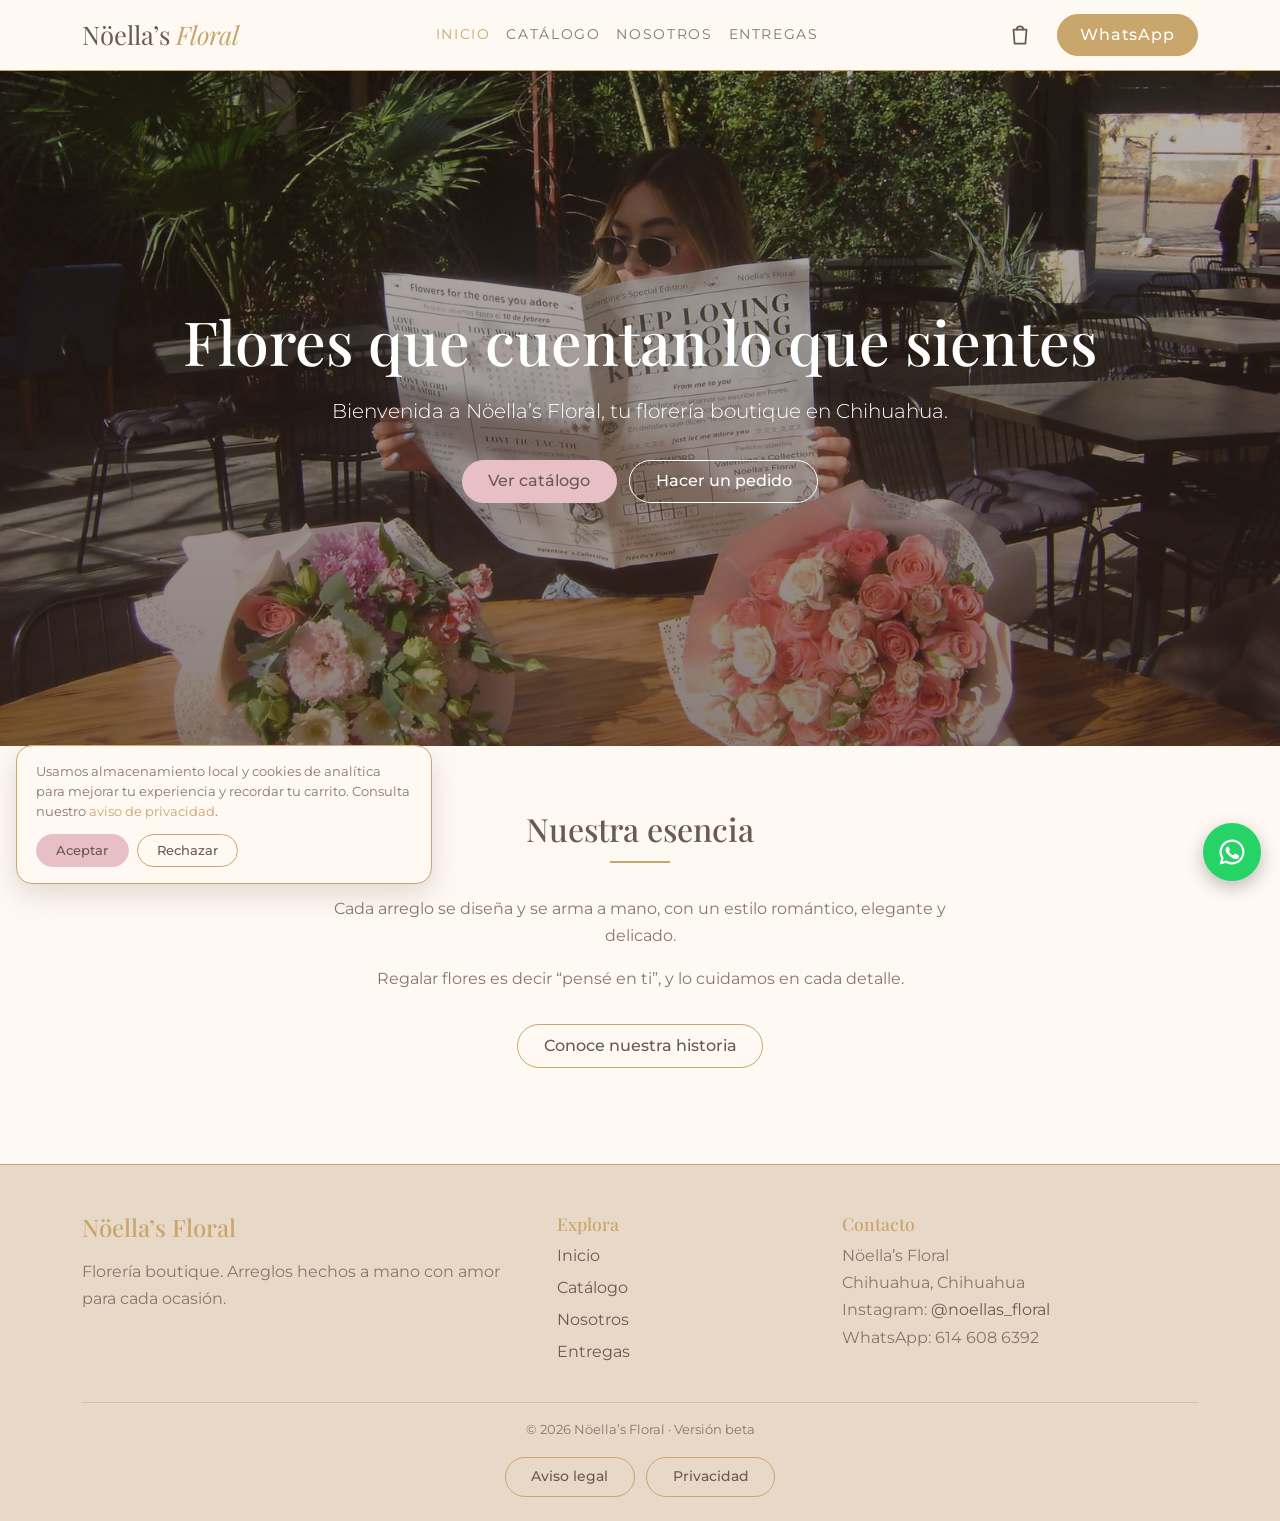
<file: index.html>
<!DOCTYPE html>
<html lang="es">

<head>
  <meta charset="UTF-8">
  <meta name="viewport" content="width=device-width, initial-scale=1">
  <title>Inicio | Nöella’s Floral</title>
  <meta name="description" content="Nöella’s Floral: florería boutique en Chihuahua con arreglos florales románticos, elegantes y delicados.">
  <link href="https://cdn.jsdelivr.net/npm/bootstrap@5.3.3/dist/css/bootstrap.min.css" rel="stylesheet">
  <link href="https://fonts.googleapis.com/css2?family=Montserrat:wght@300;400;500;600&family=Playfair+Display:ital,wght@0,400;0,500;0,600;1,400&display=swap" rel="stylesheet">
  <link rel="stylesheet" href="assets/css/styles.css">
  <link rel="icon" type="image/jpeg" href="assets/icons/logo.jpeg">
</head>

<body>

  <header>
    <nav class="navbar navbar-expand-lg sticky-top site-nav">
      <div class="container">
        <a class="navbar-brand logo" href="index.html">
          Nöella’s <span>Floral</span>
        </a>
        <button
          type="button"
          class="carrito-link d-inline-flex d-lg-none ms-auto me-2"
          data-bs-toggle="offcanvas"
          data-bs-target="#carrito-panel"
          aria-controls="carrito-panel"
          aria-label="Ver carrito"
        >
          <svg
            viewBox="0 0 24 24"
            width="26"
            height="26"
            fill="none"
            stroke="currentColor"
            stroke-width="1.6"
            stroke-linecap="round"
            stroke-linejoin="round"
            aria-hidden="true"
          >
            <path d="M6 7h12l-1 13H7L6 7z"/>
            <path d="M9 7a3 3 0 0 1 6 0"/>
          </svg>
          <span class="carrito-contador d-none">0</span>
        </button>
        <button
          class="navbar-toggler"
          type="button"
          data-bs-toggle="collapse"
          data-bs-target="#menu"
          aria-controls="menu"
          aria-expanded="false"
          aria-label="Abrir menú"
        >
          <span class="navbar-toggler-icon"></span>
        </button>
        <div class="collapse navbar-collapse" id="menu">
          <ul class="navbar-nav mx-auto mb-2 mb-lg-0">
            <li class="nav-item">
              <a class="nav-link active" href="index.html" aria-current="page">Inicio</a>
            </li>
            <li class="nav-item">
              <a class="nav-link" href="catalogo.html">Catálogo</a>
            </li>
            <li class="nav-item">
              <a class="nav-link" href="nosotros.html">Nosotros</a>
            </li>
            <li class="nav-item">
              <a class="nav-link" href="entregas.html">Entregas</a>
            </li>
          </ul>
          <button
          type="button"
          class="carrito-link d-none d-lg-inline-flex me-3"
          data-bs-toggle="offcanvas"
          data-bs-target="#carrito-panel"
          aria-controls="carrito-panel"
          aria-label="Ver carrito"
        >
          <svg
            viewBox="0 0 24 24"
            width="26"
            height="26"
            fill="none"
            stroke="currentColor"
            stroke-width="1.6"
            stroke-linecap="round"
            stroke-linejoin="round"
            aria-hidden="true"
          >
            <path d="M6 7h12l-1 13H7L6 7z"/>
            <path d="M9 7a3 3 0 0 1 6 0"/>
          </svg>
          <span class="carrito-contador d-none">0</span>
        </button>
          <a
            class="btn btn-wa"
            href="https://wa.me/526146086392?text=Hola%2C%20me%20gustar%C3%ADa%20informaci%C3%B3n%20sobre%20sus%20arreglos%20florales."
            target="_blank"
            rel="noopener"
          >
            WhatsApp
          </a>
        </div>
      </div>
    </nav>
  </header>

  <main>

    <section
      class="hero"
      style="background-image: linear-gradient(rgba(60, 40, 35, .35), rgba(60, 40, 35, .6)), url('assets/img/fondo3.jpeg');"
    >
      <div class="container">
        <h1>Flores que cuentan lo que sientes</h1>
        <p class="lead">Bienvenida a Nöella’s Floral, tu florería boutique en Chihuahua.</p>
        <a href="catalogo.html" class="btn btn-rosa me-2 mb-2">Ver catálogo</a>
        <a href="#" class="btn btn-linea mb-2" data-wa="Hola, me gustaría hacer un pedido.">Hacer un pedido</a>
      </div>
    </section>

    <section class="seccion">
      <div class="container">
        <div class="titulo">
          <h2>Nuestra esencia</h2>
        </div>
        <div class="esencia">
          <p>Cada arreglo se diseña y se arma a mano, con un estilo romántico, elegante y delicado.</p>
          <p>Regalar flores es decir “pensé en ti”, y lo cuidamos en cada detalle.</p>
          <a href="nosotros.html" class="btn btn-linea mt-3">Conoce nuestra historia</a>
        </div>
      </div>
    </section>

  </main>

  <footer class="site-footer">
    <div class="container">
      <div class="row g-4">
        <div class="col-md-5">
          <h3 class="h4 mb-3">Nöella’s Floral</h3>
          <p>Florería boutique. Arreglos hechos a mano con amor para cada ocasión.</p>
        </div>
        <div class="col-6 col-md-3">
          <h4>Explora</h4>
          <ul class="list-unstyled mb-0">
            <li><a href="index.html">Inicio</a></li>
            <li><a href="catalogo.html">Catálogo</a></li>
            <li><a href="nosotros.html">Nosotros</a></li>
            <li><a href="entregas.html">Entregas</a></li>
          </ul>
        </div>
        <div class="col-6 col-md-4">
          <h4>Contacto</h4>
          <p class="mb-0">
            Nöella’s Floral
            <br>
            Chihuahua, Chihuahua
            <br>
            Instagram:
            <a href="https://instagram.com/noellas_floral" target="_blank" rel="noopener">@noellas_floral</a>
            <br>
            WhatsApp: 614 608 6392
          </p>
        </div>
      </div>
      <div class="copy">
        © 2026 Nöella’s Floral · Versión beta
        <div class="mt-3">
          <a href="aviso-legal.html" class="btn btn-linea btn-sm me-2">Aviso legal</a>
          <a href="privacidad.html" class="btn btn-linea btn-sm">Privacidad</a>
        </div>
      </div>
    </div>
  </footer>

  <div
    class="offcanvas offcanvas-end"
    tabindex="-1"
    id="carrito-panel"
    aria-labelledby="carrito-titulo"
  >
    <div class="offcanvas-header">
      <h2 class="offcanvas-title h4" id="carrito-titulo">Tu carrito</h2>
      <button
        type="button"
        class="btn-close"
        data-bs-dismiss="offcanvas"
        aria-label="Cerrar"
      ></button>
    </div>
    <div class="offcanvas-body" id="carrito-vista"></div>
  </div>

  <a
    class="wa-float"
    href="https://wa.me/526146086392?text=Hola%2C%20me%20gustar%C3%ADa%20informaci%C3%B3n%20sobre%20sus%20arreglos%20florales."
    target="_blank"
    rel="noopener"
    aria-label="Escríbenos por WhatsApp"
  >
    <svg viewBox="0 0 24 24" width="30" height="30" fill="currentColor" aria-hidden="true">
      <path d="M12 2a10 10 0 0 0-8.6 15.1L2 22l5-1.3A10 10 0 1 0 12 2zm0 18.2a8.2 8.2 0 0 1-4.2-1.2l-.3-.2-3 .8.8-2.9-.2-.3A8.2 8.2 0 1 1 12 20.2zm4.5-6.1c-.2-.1-1.5-.7-1.7-.8s-.4-.1-.6.1-.7.8-.8 1-.3.2-.5.1a6.7 6.7 0 0 1-3.3-2.9c-.2-.4.2-.4.7-1.3.1-.2 0-.3 0-.4l-.8-1.8c-.2-.5-.4-.4-.6-.4h-.5a1 1 0 0 0-.7.3 3 3 0 0 0-.9 2.2 5.2 5.2 0 0 0 1.1 2.8 11.9 11.9 0 0 0 4.6 4c1.7.7 2.4.8 3.2.6a2.7 2.7 0 0 0 1.8-1.3 2.2 2.2 0 0 0 .2-1.3c-.1-.1-.3-.2-.5-.3z"/>
    </svg>
  </a>

  <script src="https://cdn.jsdelivr.net/npm/bootstrap@5.3.3/dist/js/bootstrap.bundle.min.js"></script>
  <script src="assets/js/main.js"></script>
  <script src="assets/js/cookies.js"></script>

</body>

</html>
</file>
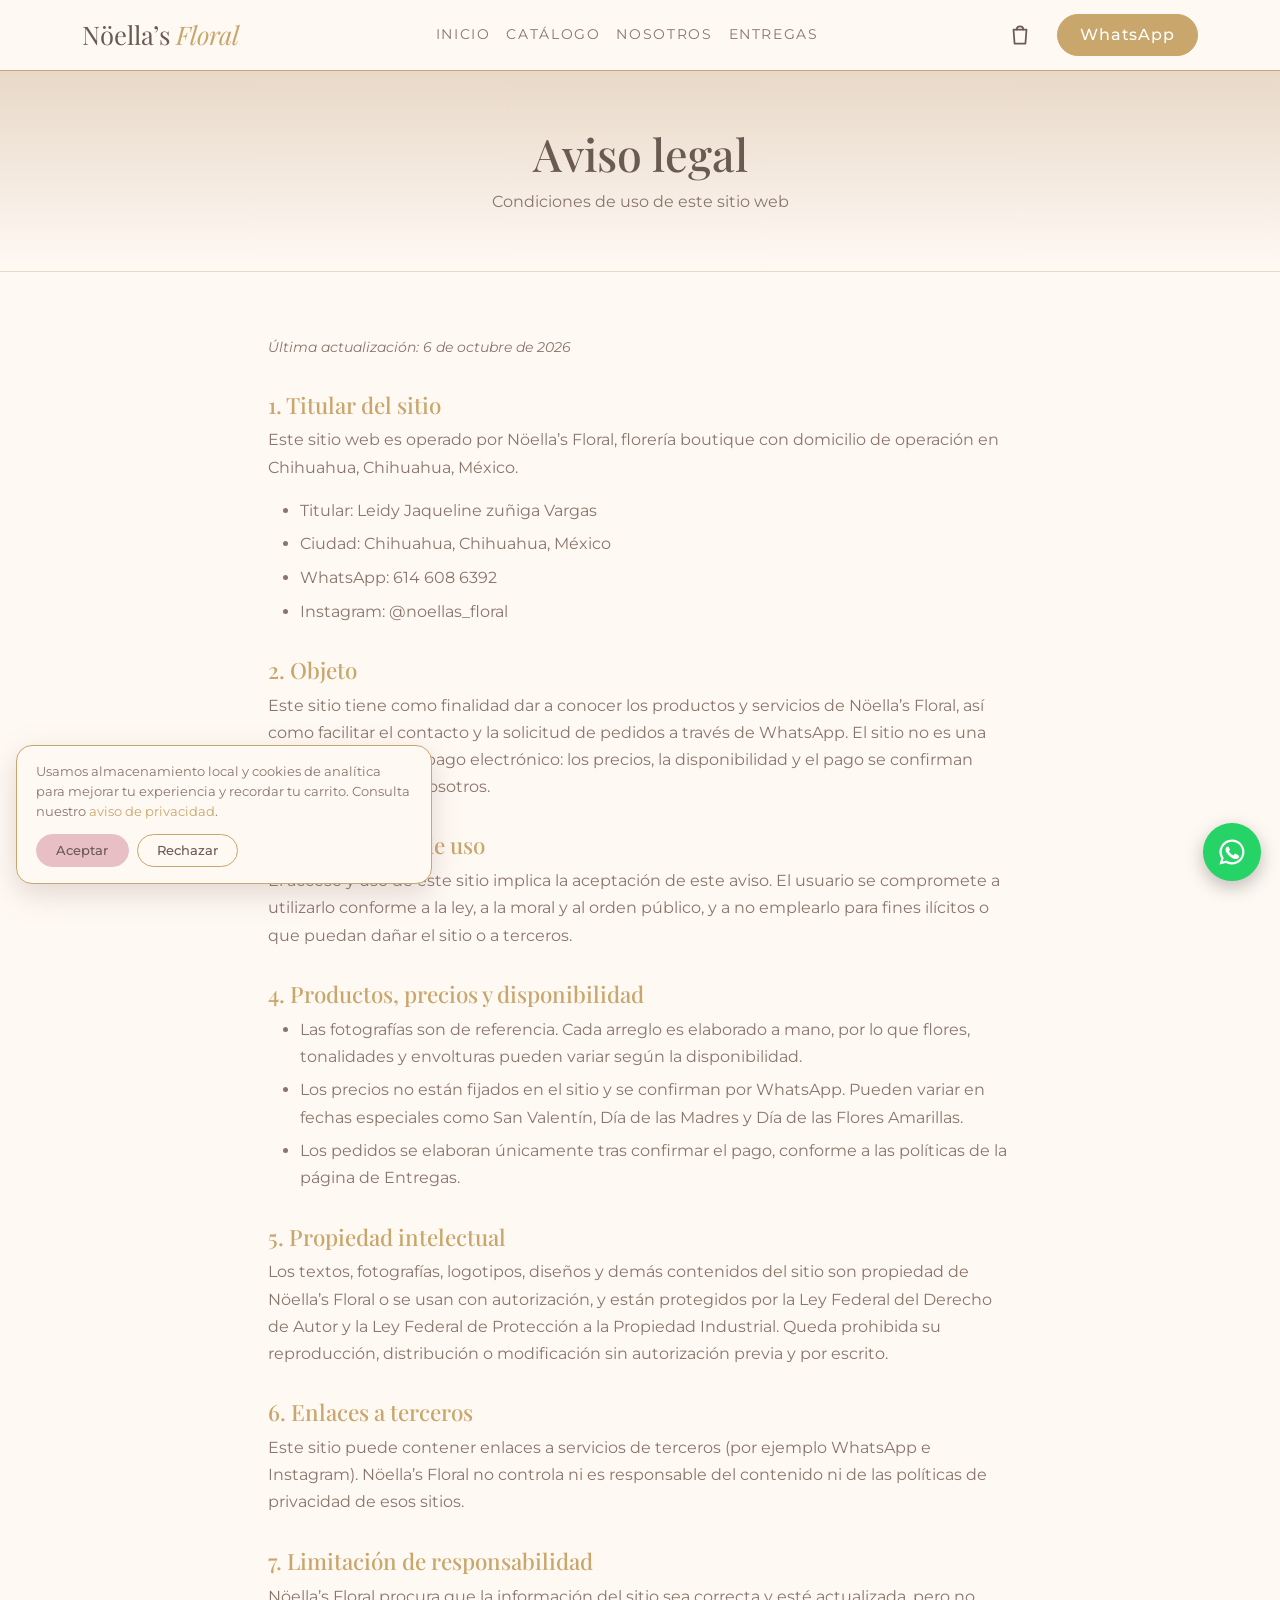
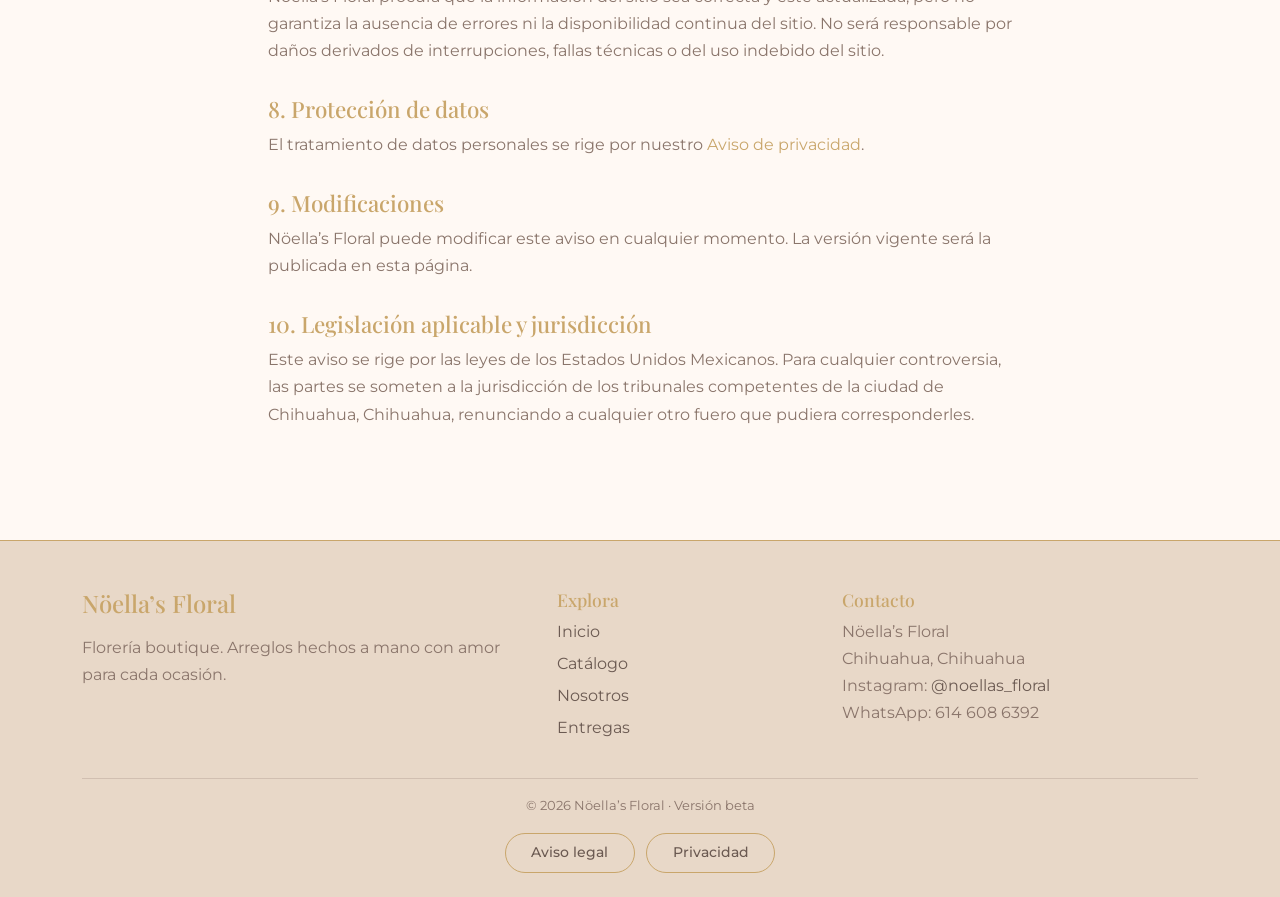
<file: aviso-legal.html>
<!DOCTYPE html>
<html lang="es">

<head>
  <meta charset="UTF-8">
  <meta name="viewport" content="width=device-width, initial-scale=1">
  <title>Aviso Legal | Nöella’s Floral</title>
  <meta name="description" content="Aviso legal de Nöella’s Floral, florería boutique en Chihuahua.">
  <link href="https://cdn.jsdelivr.net/npm/bootstrap@5.3.3/dist/css/bootstrap.min.css" rel="stylesheet">
  <link href="https://fonts.googleapis.com/css2?family=Montserrat:wght@300;400;500;600&family=Playfair+Display:ital,wght@0,400;0,500;0,600;1,400&display=swap" rel="stylesheet">
  <link rel="stylesheet" href="assets/css/styles.css">
  <link rel="icon" type="image/jpeg" href="assets/icons/logo.jpeg">
  <style>
    .legal { max-width: 48rem; margin: 0 auto; }
    .legal h2 { margin-top: 2rem; font-size: 1.4rem; color: #C9A66B; }
    .legal li { margin-bottom: .4rem; }
    .legal .actualizado { font-size: .85rem; font-style: italic; }
  </style>
</head>

<body>

  <header>
    <nav class="navbar navbar-expand-lg sticky-top site-nav">
      <div class="container">
        <a class="navbar-brand logo" href="index.html">
          Nöella’s <span>Floral</span>
        </a>
        <button
          type="button"
          class="carrito-link d-inline-flex d-lg-none ms-auto me-2"
          data-bs-toggle="offcanvas"
          data-bs-target="#carrito-panel"
          aria-controls="carrito-panel"
          aria-label="Ver carrito"
        >
          <svg
            viewBox="0 0 24 24"
            width="26"
            height="26"
            fill="none"
            stroke="currentColor"
            stroke-width="1.6"
            stroke-linecap="round"
            stroke-linejoin="round"
            aria-hidden="true"
          >
            <path d="M6 7h12l-1 13H7L6 7z"/>
            <path d="M9 7a3 3 0 0 1 6 0"/>
          </svg>
          <span class="carrito-contador d-none">0</span>
        </button>
        <button
          class="navbar-toggler"
          type="button"
          data-bs-toggle="collapse"
          data-bs-target="#menu"
          aria-controls="menu"
          aria-expanded="false"
          aria-label="Abrir menú"
        >
          <span class="navbar-toggler-icon"></span>
        </button>
        <div class="collapse navbar-collapse" id="menu">
          <ul class="navbar-nav mx-auto mb-2 mb-lg-0">
            <li class="nav-item">
              <a class="nav-link" href="index.html">Inicio</a>
            </li>
            <li class="nav-item">
              <a class="nav-link" href="catalogo.html">Catálogo</a>
            </li>
            <li class="nav-item">
              <a class="nav-link" href="nosotros.html">Nosotros</a>
            </li>
            <li class="nav-item">
              <a class="nav-link" href="entregas.html">Entregas</a>
            </li>
          </ul>
          <button
          type="button"
          class="carrito-link d-none d-lg-inline-flex me-3"
          data-bs-toggle="offcanvas"
          data-bs-target="#carrito-panel"
          aria-controls="carrito-panel"
          aria-label="Ver carrito"
        >
          <svg
            viewBox="0 0 24 24"
            width="26"
            height="26"
            fill="none"
            stroke="currentColor"
            stroke-width="1.6"
            stroke-linecap="round"
            stroke-linejoin="round"
            aria-hidden="true"
          >
            <path d="M6 7h12l-1 13H7L6 7z"/>
            <path d="M9 7a3 3 0 0 1 6 0"/>
          </svg>
          <span class="carrito-contador d-none">0</span>
        </button>
          <a
            class="btn btn-wa"
            href="https://wa.me/526146086392?text=Hola%2C%20me%20gustar%C3%ADa%20informaci%C3%B3n%20sobre%20sus%20arreglos%20florales."
            target="_blank"
            rel="noopener"
          >
            WhatsApp
          </a>
        </div>
      </div>
    </nav>
  </header>

  <main>

    <section class="page-head">
      <div class="container">
        <h1>Aviso legal</h1>
        <p>Condiciones de uso de este sitio web</p>
      </div>
    </section>

    <section class="seccion">
      <div class="container legal">

        <p class="actualizado">Última actualización: 6 de octubre de 2026</p>

        <h2>1. Titular del sitio</h2>
        <p>
          Este sitio web es operado por Nöella’s Floral, florería boutique con domicilio de operación en Chihuahua, Chihuahua, México.
        </p>
        <ul>
          <li>Titular: Leidy Jaqueline zuñiga Vargas</li>
          <li>Ciudad: Chihuahua, Chihuahua, México</li>
          <li>WhatsApp: 614 608 6392</li>
          <li>Instagram: @noellas_floral</li>
        </ul>

        <h2>2. Objeto</h2>
        <p>
          Este sitio tiene como finalidad dar a conocer los productos y servicios de Nöella’s Floral, así como facilitar el contacto y la solicitud de pedidos a través de WhatsApp. El sitio no es una tienda en línea con pago electrónico: los precios, la disponibilidad y el pago se confirman directamente con nosotros.
        </p>

        <h2>3. Condiciones de uso</h2>
        <p>
          El acceso y uso de este sitio implica la aceptación de este aviso. El usuario se compromete a utilizarlo conforme a la ley, a la moral y al orden público, y a no emplearlo para fines ilícitos o que puedan dañar el sitio o a terceros.
        </p>

        <h2>4. Productos, precios y disponibilidad</h2>
        <ul>
          <li>Las fotografías son de referencia. Cada arreglo es elaborado a mano, por lo que flores, tonalidades y envolturas pueden variar según la disponibilidad.</li>
          <li>Los precios no están fijados en el sitio y se confirman por WhatsApp. Pueden variar en fechas especiales como San Valentín, Día de las Madres y Día de las Flores Amarillas.</li>
          <li>Los pedidos se elaboran únicamente tras confirmar el pago, conforme a las políticas de la página de Entregas.</li>
        </ul>

        <h2>5. Propiedad intelectual</h2>
        <p>
          Los textos, fotografías, logotipos, diseños y demás contenidos del sitio son propiedad de Nöella’s Floral o se usan con autorización, y están protegidos por la Ley Federal del Derecho de Autor y la Ley Federal de Protección a la Propiedad Industrial. Queda prohibida su reproducción, distribución o modificación sin autorización previa y por escrito.
        </p>

        <h2>6. Enlaces a terceros</h2>
        <p>
          Este sitio puede contener enlaces a servicios de terceros (por ejemplo WhatsApp e Instagram). Nöella’s Floral no controla ni es responsable del contenido ni de las políticas de privacidad de esos sitios.
        </p>

        <h2>7. Limitación de responsabilidad</h2>
        <p>
          Nöella’s Floral procura que la información del sitio sea correcta y esté actualizada, pero no garantiza la ausencia de errores ni la disponibilidad continua del sitio. No será responsable por daños derivados de interrupciones, fallas técnicas o del uso indebido del sitio.
        </p>

        <h2>8. Protección de datos</h2>
        <p>
          El tratamiento de datos personales se rige por nuestro
          <a href="privacidad.html">Aviso de privacidad</a>.
        </p>

        <h2>9. Modificaciones</h2>
        <p>
          Nöella’s Floral puede modificar este aviso en cualquier momento. La versión vigente será la publicada en esta página.
        </p>

        <h2>10. Legislación aplicable y jurisdicción</h2>
        <p>
          Este aviso se rige por las leyes de los Estados Unidos Mexicanos. Para cualquier controversia, las partes se someten a la jurisdicción de los tribunales competentes de la ciudad de Chihuahua, Chihuahua, renunciando a cualquier otro fuero que pudiera corresponderles.
        </p>

      </div>
    </section>

  </main>

  <footer class="site-footer">
    <div class="container">
      <div class="row g-4">
        <div class="col-md-5">
          <h3 class="h4 mb-3">Nöella’s Floral</h3>
          <p>Florería boutique. Arreglos hechos a mano con amor para cada ocasión.</p>
        </div>
        <div class="col-6 col-md-3">
          <h4>Explora</h4>
          <ul class="list-unstyled mb-0">
            <li><a href="index.html">Inicio</a></li>
            <li><a href="catalogo.html">Catálogo</a></li>
            <li><a href="nosotros.html">Nosotros</a></li>
            <li><a href="entregas.html">Entregas</a></li>
          </ul>
        </div>
        <div class="col-6 col-md-4">
          <h4>Contacto</h4>
          <p class="mb-0">
            Nöella’s Floral
            <br>
            Chihuahua, Chihuahua
            <br>
            Instagram:
            <a href="https://instagram.com/noellas_floral" target="_blank" rel="noopener">@noellas_floral</a>
            <br>
            WhatsApp: 614 608 6392
          </p>
        </div>
      </div>
      <div class="copy">
        © 2026 Nöella’s Floral · Versión beta
        <div class="mt-3">
          <a href="aviso-legal.html" class="btn btn-linea btn-sm me-2">Aviso legal</a>
          <a href="privacidad.html" class="btn btn-linea btn-sm">Privacidad</a>
        </div>
      </div>
    </div>
  </footer>

  <div
    class="offcanvas offcanvas-end"
    tabindex="-1"
    id="carrito-panel"
    aria-labelledby="carrito-titulo"
  >
    <div class="offcanvas-header">
      <h2 class="offcanvas-title h4" id="carrito-titulo">Tu carrito</h2>
      <button
        type="button"
        class="btn-close"
        data-bs-dismiss="offcanvas"
        aria-label="Cerrar"
      ></button>
    </div>
    <div class="offcanvas-body" id="carrito-vista"></div>
  </div>

  <a
    class="wa-float"
    href="https://wa.me/526146086392?text=Hola%2C%20me%20gustar%C3%ADa%20informaci%C3%B3n%20sobre%20sus%20arreglos%20florales."
    target="_blank"
    rel="noopener"
    aria-label="Escríbenos por WhatsApp"
  >
    <svg viewBox="0 0 24 24" width="30" height="30" fill="currentColor" aria-hidden="true">
      <path d="M12 2a10 10 0 0 0-8.6 15.1L2 22l5-1.3A10 10 0 1 0 12 2zm0 18.2a8.2 8.2 0 0 1-4.2-1.2l-.3-.2-3 .8.8-2.9-.2-.3A8.2 8.2 0 1 1 12 20.2zm4.5-6.1c-.2-.1-1.5-.7-1.7-.8s-.4-.1-.6.1-.7.8-.8 1-.3.2-.5.1a6.7 6.7 0 0 1-3.3-2.9c-.2-.4.2-.4.7-1.3.1-.2 0-.3 0-.4l-.8-1.8c-.2-.5-.4-.4-.6-.4h-.5a1 1 0 0 0-.7.3 3 3 0 0 0-.9 2.2 5.2 5.2 0 0 0 1.1 2.8 11.9 11.9 0 0 0 4.6 4c1.7.7 2.4.8 3.2.6a2.7 2.7 0 0 0 1.8-1.3 2.2 2.2 0 0 0 .2-1.3c-.1-.1-.3-.2-.5-.3z"/>
    </svg>
  </a>

  <script src="https://cdn.jsdelivr.net/npm/bootstrap@5.3.3/dist/js/bootstrap.bundle.min.js"></script>
  <script src="assets/js/main.js"></script>
  <script src="assets/js/cookies.js"></script>

</body>

</html>
</file>
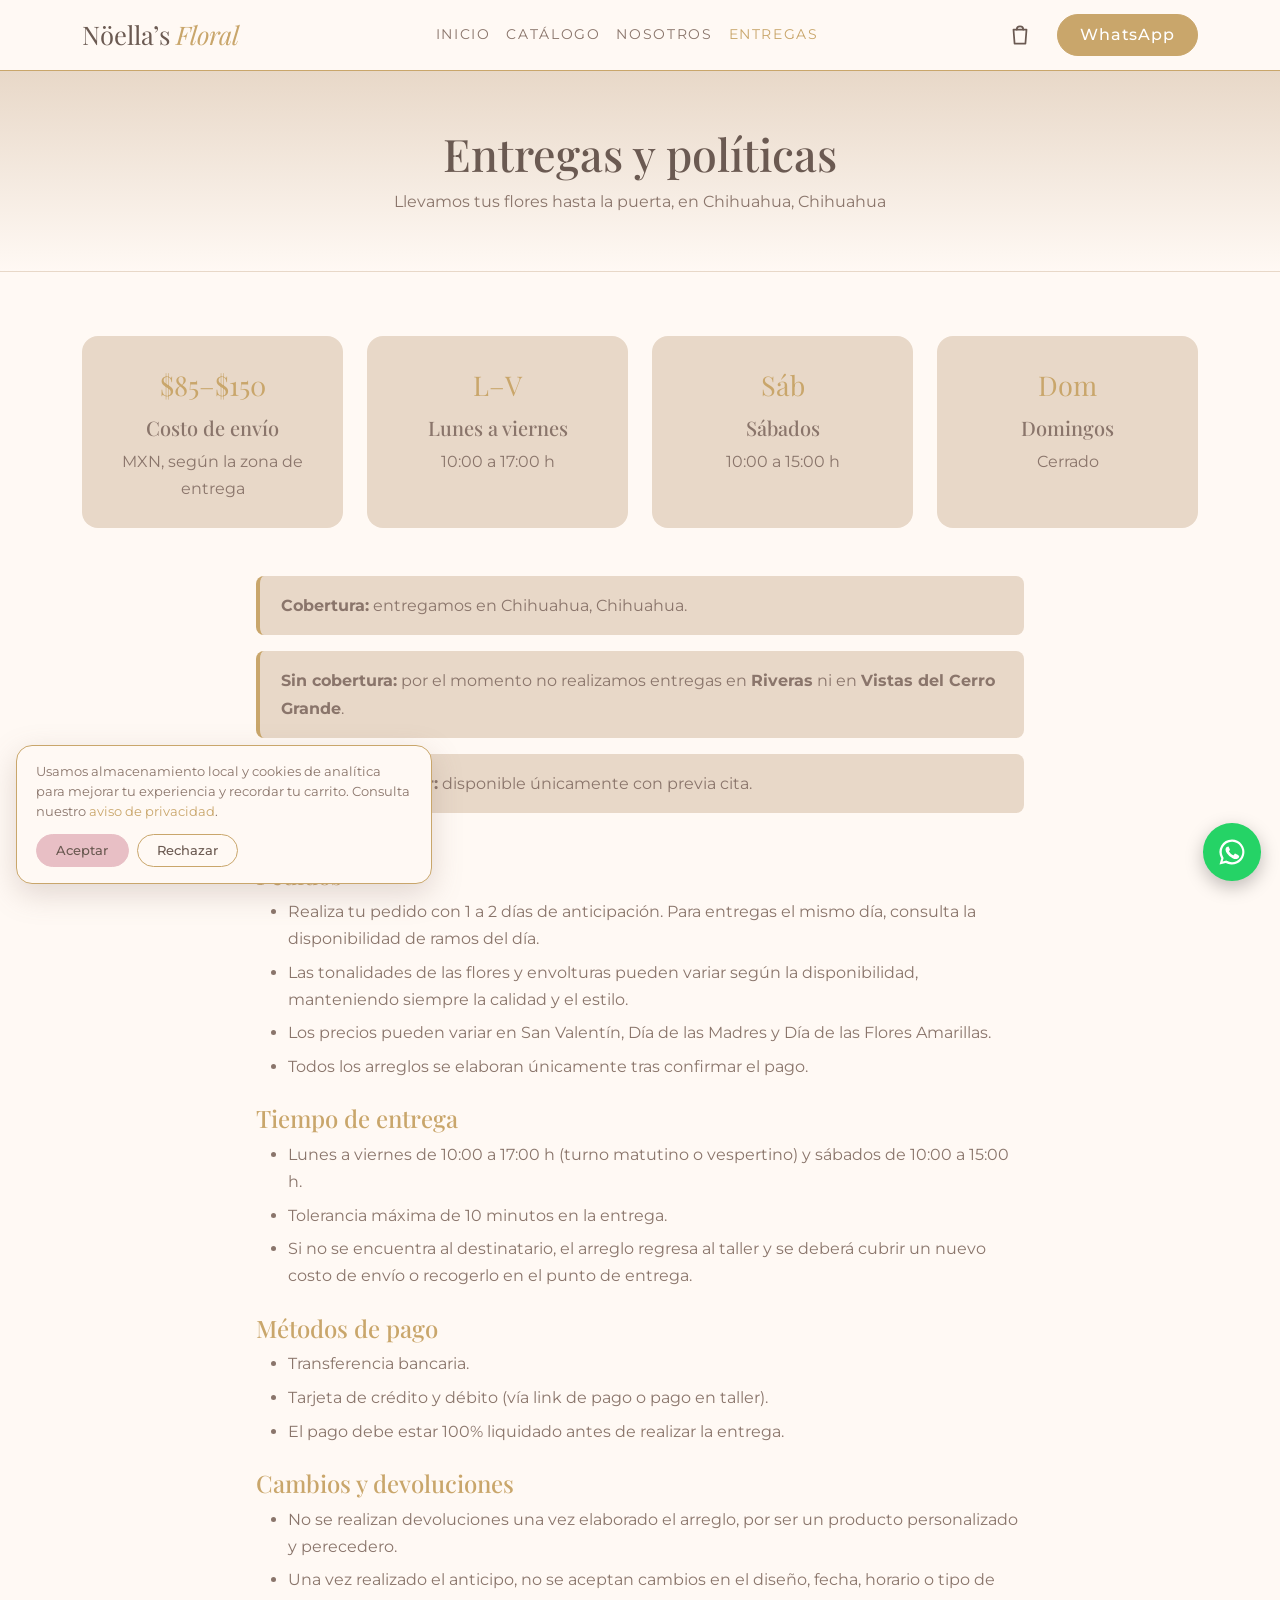
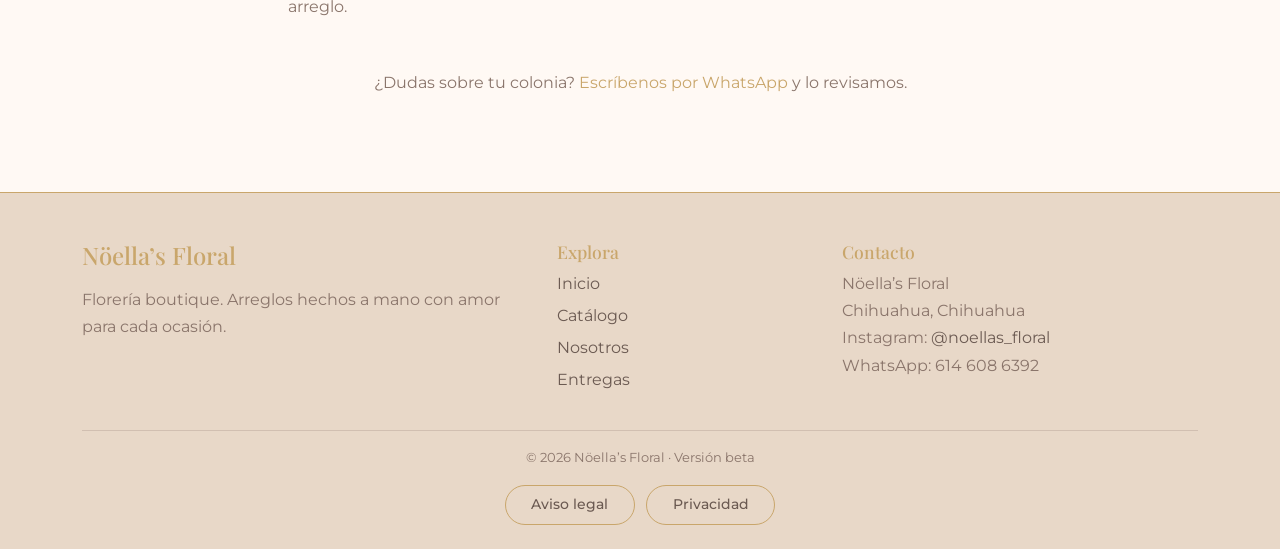
<file: entregas.html>
<!DOCTYPE html>
<html lang="es">

<head>
  <meta charset="UTF-8">
  <meta name="viewport" content="width=device-width, initial-scale=1">
  <title>Entregas | Nöella’s Floral</title>
  <meta name="description" content="Envíos, horarios, cobertura, pagos y políticas de Nöella’s Floral en Chihuahua.">
  <link href="https://cdn.jsdelivr.net/npm/bootstrap@5.3.3/dist/css/bootstrap.min.css" rel="stylesheet">
  <link href="https://fonts.googleapis.com/css2?family=Montserrat:wght@300;400;500;600&family=Playfair+Display:ital,wght@0,400;0,500;0,600;1,400&display=swap" rel="stylesheet">
  <link rel="stylesheet" href="assets/css/styles.css">
  <link rel="icon" type="image/jpeg" href="assets/icons/logo.jpeg">
</head>

<body>

  <header>
    <nav class="navbar navbar-expand-lg sticky-top site-nav">
      <div class="container">
        <a class="navbar-brand logo" href="index.html">
          Nöella’s <span>Floral</span>
        </a>
        <button
          type="button"
          class="carrito-link d-inline-flex d-lg-none ms-auto me-2"
          data-bs-toggle="offcanvas"
          data-bs-target="#carrito-panel"
          aria-controls="carrito-panel"
          aria-label="Ver carrito"
        >
          <svg
            viewBox="0 0 24 24"
            width="26"
            height="26"
            fill="none"
            stroke="currentColor"
            stroke-width="1.6"
            stroke-linecap="round"
            stroke-linejoin="round"
            aria-hidden="true"
          >
            <path d="M6 7h12l-1 13H7L6 7z"/>
            <path d="M9 7a3 3 0 0 1 6 0"/>
          </svg>
          <span class="carrito-contador d-none">0</span>
        </button>
        <button
          class="navbar-toggler"
          type="button"
          data-bs-toggle="collapse"
          data-bs-target="#menu"
          aria-controls="menu"
          aria-expanded="false"
          aria-label="Abrir menú"
        >
          <span class="navbar-toggler-icon"></span>
        </button>
        <div class="collapse navbar-collapse" id="menu">
          <ul class="navbar-nav mx-auto mb-2 mb-lg-0">
            <li class="nav-item">
              <a class="nav-link" href="index.html">Inicio</a>
            </li>
            <li class="nav-item">
              <a class="nav-link" href="catalogo.html">Catálogo</a>
            </li>
            <li class="nav-item">
              <a class="nav-link" href="nosotros.html">Nosotros</a>
            </li>
            <li class="nav-item">
              <a class="nav-link active" href="entregas.html" aria-current="page">Entregas</a>
            </li>
          </ul>
          <button
          type="button"
          class="carrito-link d-none d-lg-inline-flex me-3"
          data-bs-toggle="offcanvas"
          data-bs-target="#carrito-panel"
          aria-controls="carrito-panel"
          aria-label="Ver carrito"
        >
          <svg
            viewBox="0 0 24 24"
            width="26"
            height="26"
            fill="none"
            stroke="currentColor"
            stroke-width="1.6"
            stroke-linecap="round"
            stroke-linejoin="round"
            aria-hidden="true"
          >
            <path d="M6 7h12l-1 13H7L6 7z"/>
            <path d="M9 7a3 3 0 0 1 6 0"/>
          </svg>
          <span class="carrito-contador d-none">0</span>
        </button>
          <a
            class="btn btn-wa"
            href="https://wa.me/526146086392?text=Hola%2C%20me%20gustar%C3%ADa%20informaci%C3%B3n%20sobre%20sus%20arreglos%20florales."
            target="_blank"
            rel="noopener"
          >
            WhatsApp
          </a>
        </div>
      </div>
    </nav>
  </header>

  <main>

    <section class="page-head">
      <div class="container">
        <h1>Entregas y políticas</h1>
        <p>Llevamos tus flores hasta la puerta, en Chihuahua, Chihuahua</p>
      </div>
    </section>

    <section class="seccion">
      <div class="container">

        <div class="row g-4 justify-content-center">
          <div class="col-md-6 col-lg-3">
            <div class="dato">
              <i>$85–$150</i>
              <h3 class="h5 mt-2">Costo de envío</h3>
              <p class="mb-0">MXN, según la zona de entrega</p>
            </div>
          </div>
          <div class="col-md-6 col-lg-3">
            <div class="dato">
              <i>L–V</i>
              <h3 class="h5 mt-2">Lunes a viernes</h3>
              <p class="mb-0">10:00 a 17:00 h</p>
            </div>
          </div>
          <div class="col-md-6 col-lg-3">
            <div class="dato">
              <i>Sáb</i>
              <h3 class="h5 mt-2">Sábados</h3>
              <p class="mb-0">10:00 a 15:00 h</p>
            </div>
          </div>
          <div class="col-md-6 col-lg-3">
            <div class="dato">
              <i>Dom</i>
              <h3 class="h5 mt-2">Domingos</h3>
              <p class="mb-0">Cerrado</p>
            </div>
          </div>
        </div>

        <div class="aviso mt-5 mx-auto" style="max-width: 48rem;">
          <strong>Cobertura:</strong>
          entregamos en Chihuahua, Chihuahua.
        </div>

        <div class="aviso mt-3 mx-auto" style="max-width: 48rem;">
          <strong>Sin cobertura:</strong>
          por el momento no realizamos entregas en
          <strong>Riveras</strong>
          ni en
          <strong>Vistas del Cerro Grande</strong>.
        </div>

        <div class="aviso mt-3 mx-auto" style="max-width: 48rem;">
          <strong>Recogida en taller:</strong>
          disponible únicamente con previa cita.
        </div>

        <div class="politicas mt-5">

          <h2>Pedidos</h2>
          <ul>
            <li>Realiza tu pedido con 1 a 2 días de anticipación. Para entregas el mismo día, consulta la disponibilidad de ramos del día.</li>
            <li>Las tonalidades de las flores y envolturas pueden variar según la disponibilidad, manteniendo siempre la calidad y el estilo.</li>
            <li>Los precios pueden variar en San Valentín, Día de las Madres y Día de las Flores Amarillas.</li>
            <li>Todos los arreglos se elaboran únicamente tras confirmar el pago.</li>
          </ul>

          <h2 class="mt-4">Tiempo de entrega</h2>
          <ul>
            <li>Lunes a viernes de 10:00 a 17:00 h (turno matutino o vespertino) y sábados de 10:00 a 15:00 h.</li>
            <li>Tolerancia máxima de 10 minutos en la entrega.</li>
            <li>Si no se encuentra al destinatario, el arreglo regresa al taller y se deberá cubrir un nuevo costo de envío o recogerlo en el punto de entrega.</li>
          </ul>

          <h2 class="mt-4">Métodos de pago</h2>
          <ul>
            <li>Transferencia bancaria.</li>
            <li>Tarjeta de crédito y débito (vía link de pago o pago en taller).</li>
            <li>El pago debe estar 100% liquidado antes de realizar la entrega.</li>
          </ul>

          <h2 class="mt-4">Cambios y devoluciones</h2>
          <ul>
            <li>No se realizan devoluciones una vez elaborado el arreglo, por ser un producto personalizado y perecedero.</li>
            <li>Una vez realizado el anticipo, no se aceptan cambios en el diseño, fecha, horario o tipo de arreglo.</li>
          </ul>

        </div>

        <p class="text-center mt-5 mb-0">
          ¿Dudas sobre tu colonia?
          <a href="#" data-wa="Hola, quisiera revisar si entregan en mi colonia.">
            Escríbenos por WhatsApp
          </a>
          y lo revisamos.
        </p>

      </div>
    </section>

  </main>

  <footer class="site-footer">
    <div class="container">
      <div class="row g-4">
        <div class="col-md-5">
          <h3 class="h4 mb-3">Nöella’s Floral</h3>
          <p>Florería boutique. Arreglos hechos a mano con amor para cada ocasión.</p>
        </div>
        <div class="col-6 col-md-3">
          <h4>Explora</h4>
          <ul class="list-unstyled mb-0">
            <li><a href="index.html">Inicio</a></li>
            <li><a href="catalogo.html">Catálogo</a></li>
            <li><a href="nosotros.html">Nosotros</a></li>
            <li><a href="entregas.html">Entregas</a></li>
          </ul>
        </div>
        <div class="col-6 col-md-4">
          <h4>Contacto</h4>
          <p class="mb-0">
            Nöella’s Floral
            <br>
            Chihuahua, Chihuahua
            <br>
            Instagram:
            <a href="https://instagram.com/noellas_floral" target="_blank" rel="noopener">@noellas_floral</a>
            <br>
            WhatsApp: 614 608 6392
          </p>
        </div>
      </div>
      <div class="copy">
        © 2026 Nöella’s Floral · Versión beta
        <div class="mt-3">
          <a href="aviso-legal.html" class="btn btn-linea btn-sm me-2">Aviso legal</a>
          <a href="privacidad.html" class="btn btn-linea btn-sm">Privacidad</a>
        </div>
      </div>
    </div>
  </footer>

  <div
    class="offcanvas offcanvas-end"
    tabindex="-1"
    id="carrito-panel"
    aria-labelledby="carrito-titulo"
  >
    <div class="offcanvas-header">
      <h2 class="offcanvas-title h4" id="carrito-titulo">Tu carrito</h2>
      <button
        type="button"
        class="btn-close"
        data-bs-dismiss="offcanvas"
        aria-label="Cerrar"
      ></button>
    </div>
    <div class="offcanvas-body" id="carrito-vista"></div>
  </div>

  <a
    class="wa-float"
    href="https://wa.me/526146086392?text=Hola%2C%20me%20gustar%C3%ADa%20informaci%C3%B3n%20sobre%20sus%20arreglos%20florales."
    target="_blank"
    rel="noopener"
    aria-label="Escríbenos por WhatsApp"
  >
    <svg viewBox="0 0 24 24" width="30" height="30" fill="currentColor" aria-hidden="true">
      <path d="M12 2a10 10 0 0 0-8.6 15.1L2 22l5-1.3A10 10 0 1 0 12 2zm0 18.2a8.2 8.2 0 0 1-4.2-1.2l-.3-.2-3 .8.8-2.9-.2-.3A8.2 8.2 0 1 1 12 20.2zm4.5-6.1c-.2-.1-1.5-.7-1.7-.8s-.4-.1-.6.1-.7.8-.8 1-.3.2-.5.1a6.7 6.7 0 0 1-3.3-2.9c-.2-.4.2-.4.7-1.3.1-.2 0-.3 0-.4l-.8-1.8c-.2-.5-.4-.4-.6-.4h-.5a1 1 0 0 0-.7.3 3 3 0 0 0-.9 2.2 5.2 5.2 0 0 0 1.1 2.8 11.9 11.9 0 0 0 4.6 4c1.7.7 2.4.8 3.2.6a2.7 2.7 0 0 0 1.8-1.3 2.2 2.2 0 0 0 .2-1.3c-.1-.1-.3-.2-.5-.3z"/>
    </svg>
  </a>

  <script src="https://cdn.jsdelivr.net/npm/bootstrap@5.3.3/dist/js/bootstrap.bundle.min.js"></script>
  <script src="assets/js/main.js"></script>
  <script src="assets/js/cookies.js"></script>

</body>

</html>
</file>
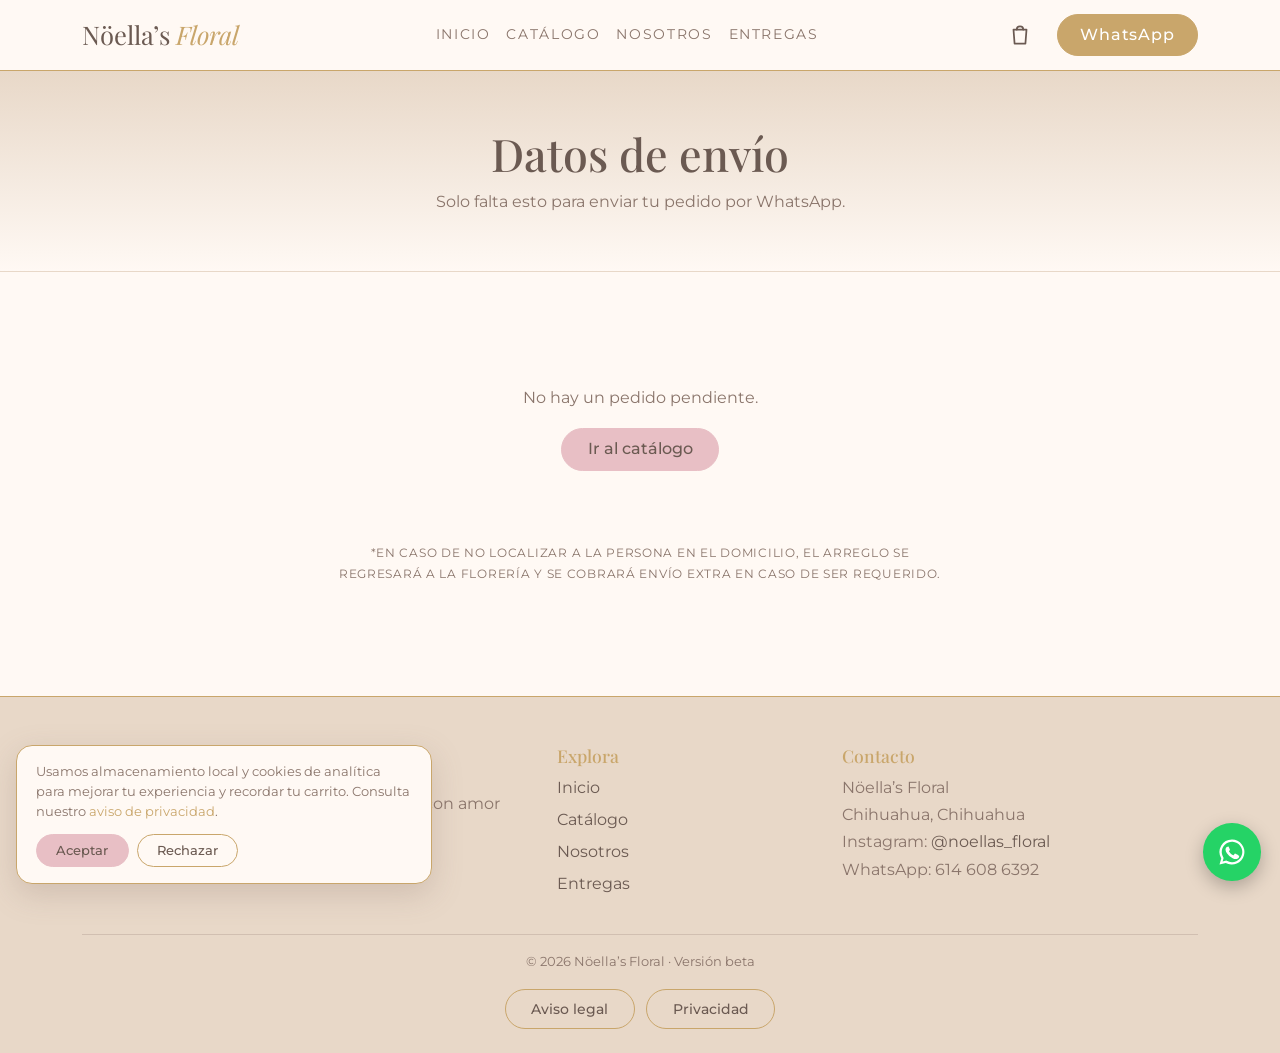
<file: envio.html>
<!DOCTYPE html>
<html lang="es">

<head>
  <meta charset="UTF-8">
  <meta name="viewport" content="width=device-width, initial-scale=1">
  <meta name="robots" content="noindex">
  <title>Datos de envío | Nöella’s Floral</title>
  <link href="https://cdn.jsdelivr.net/npm/bootstrap@5.3.3/dist/css/bootstrap.min.css" rel="stylesheet">
  <link href="https://fonts.googleapis.com/css2?family=Montserrat:wght@300;400;500;600&family=Playfair+Display:ital,wght@0,400;0,500;0,600;1,400&display=swap" rel="stylesheet">
  <link rel="stylesheet" href="assets/css/styles.css">
  <link rel="stylesheet" href="assets/css/envio.css">
  <link rel="icon" type="image/jpeg" href="assets/icons/logo.jpeg">
</head>

<body>

  <header>
    <nav class="navbar navbar-expand-lg sticky-top site-nav">
      <div class="container">
        <a class="navbar-brand logo" href="index.html">
          Nöella’s <span>Floral</span>
        </a>
        <button
          type="button"
          class="carrito-link d-inline-flex d-lg-none ms-auto me-2"
          data-bs-toggle="offcanvas"
          data-bs-target="#carrito-panel"
          aria-controls="carrito-panel"
          aria-label="Ver carrito"
        >
          <svg
            viewBox="0 0 24 24"
            width="26"
            height="26"
            fill="none"
            stroke="currentColor"
            stroke-width="1.6"
            stroke-linecap="round"
            stroke-linejoin="round"
            aria-hidden="true"
          >
            <path d="M6 7h12l-1 13H7L6 7z"/>
            <path d="M9 7a3 3 0 0 1 6 0"/>
          </svg>
          <span class="carrito-contador d-none">0</span>
        </button>
        <button
          class="navbar-toggler"
          type="button"
          data-bs-toggle="collapse"
          data-bs-target="#menu"
          aria-controls="menu"
          aria-expanded="false"
          aria-label="Abrir menú"
        >
          <span class="navbar-toggler-icon"></span>
        </button>
        <div class="collapse navbar-collapse" id="menu">
          <ul class="navbar-nav mx-auto mb-2 mb-lg-0">
            <li class="nav-item">
              <a class="nav-link" href="index.html">Inicio</a>
            </li>
            <li class="nav-item">
              <a class="nav-link" href="catalogo.html">Catálogo</a>
            </li>
            <li class="nav-item">
              <a class="nav-link" href="nosotros.html">Nosotros</a>
            </li>
            <li class="nav-item">
              <a class="nav-link" href="entregas.html">Entregas</a>
            </li>
          </ul>
          <button
            type="button"
            class="carrito-link d-none d-lg-inline-flex me-3"
            data-bs-toggle="offcanvas"
            data-bs-target="#carrito-panel"
            aria-controls="carrito-panel"
            aria-label="Ver carrito"
          >
          <svg
            viewBox="0 0 24 24"
            width="26"
            height="26"
            fill="none"
            stroke="currentColor"
            stroke-width="1.6"
            stroke-linecap="round"
            stroke-linejoin="round"
            aria-hidden="true"
          >
            <path d="M6 7h12l-1 13H7L6 7z"/>
            <path d="M9 7a3 3 0 0 1 6 0"/>
          </svg>
          <span class="carrito-contador d-none">0</span>
          </button>
          <a
            class="btn btn-wa"
            href="https://wa.me/526146086392?text=Hola%2C%20me%20gustar%C3%ADa%20informaci%C3%B3n%20sobre%20sus%20arreglos%20florales."
            target="_blank"
            rel="noopener"
          >
            WhatsApp
          </a>
        </div>
      </div>
    </nav>
  </header>

  <main>

    <section class="page-head">
      <div class="container">
        <h1>Datos de envío</h1>
        <p>Solo falta esto para enviar tu pedido por WhatsApp.</p>
      </div>
    </section>

    <section class="seccion">
      <div class="container envio-caja">
        <div id="envio-contenido"></div>
        <p class="envio-nota">
          *En caso de no localizar a la persona en el domicilio, el arreglo se regresará a la florería y se cobrará envío extra en caso de ser requerido.
        </p>
      </div>
    </section>

  </main>

  <footer class="site-footer">
    <div class="container">
      <div class="row g-4">
        <div class="col-md-5">
          <h3 class="h4 mb-3">Nöella’s Floral</h3>
          <p>Florería boutique. Arreglos hechos a mano con amor para cada ocasión.</p>
        </div>
        <div class="col-6 col-md-3">
          <h4>Explora</h4>
          <ul class="list-unstyled mb-0">
            <li><a href="index.html">Inicio</a></li>
            <li><a href="catalogo.html">Catálogo</a></li>
            <li><a href="nosotros.html">Nosotros</a></li>
            <li><a href="entregas.html">Entregas</a></li>
          </ul>
        </div>
        <div class="col-6 col-md-4">
          <h4>Contacto</h4>
          <p class="mb-0">
            Nöella’s Floral
            <br>
            Chihuahua, Chihuahua
            <br>
            Instagram:
            <a href="https://instagram.com/noellas_floral" target="_blank" rel="noopener">@noellas_floral</a>
            <br>
            WhatsApp: 614 608 6392
          </p>
        </div>
      </div>
      <div class="copy">
        © 2026 Nöella’s Floral · Versión beta
        <div class="mt-3">
          <a href="aviso-legal.html" class="btn btn-linea btn-sm me-2">Aviso legal</a>
          <a href="privacidad.html" class="btn btn-linea btn-sm">Privacidad</a>
        </div>
      </div>
    </div>
  </footer>

  <div
    class="offcanvas offcanvas-end"
    tabindex="-1"
    id="carrito-panel"
    aria-labelledby="carrito-titulo"
  >
    <div class="offcanvas-header">
      <h2 class="offcanvas-title h4" id="carrito-titulo">Tu carrito</h2>
      <button
        type="button"
        class="btn-close"
        data-bs-dismiss="offcanvas"
        aria-label="Cerrar"
      ></button>
    </div>
    <div class="offcanvas-body" id="carrito-vista"></div>
  </div>

  <a
    class="wa-float"
    href="https://wa.me/526146086392?text=Hola%2C%20me%20gustar%C3%ADa%20informaci%C3%B3n%20sobre%20sus%20arreglos%20florales."
    target="_blank"
    rel="noopener"
    aria-label="Escríbenos por WhatsApp"
  >
    <svg viewBox="0 0 24 24" width="30" height="30" fill="currentColor" aria-hidden="true">
      <path d="M12 2a10 10 0 0 0-8.6 15.1L2 22l5-1.3A10 10 0 1 0 12 2zm0 18.2a8.2 8.2 0 0 1-4.2-1.2l-.3-.2-3 .8.8-2.9-.2-.3A8.2 8.2 0 1 1 12 20.2zm4.5-6.1c-.2-.1-1.5-.7-1.7-.8s-.4-.1-.6.1-.7.8-.8 1-.3.2-.5.1a6.7 6.7 0 0 1-3.3-2.9c-.2-.4.2-.4.7-1.3.1-.2 0-.3 0-.4l-.8-1.8c-.2-.5-.4-.4-.6-.4h-.5a1 1 0 0 0-.7.3 3 3 0 0 0-.9 2.2 5.2 5.2 0 0 0 1.1 2.8 11.9 11.9 0 0 0 4.6 4c1.7.7 2.4.8 3.2.6a2.7 2.7 0 0 0 1.8-1.3 2.2 2.2 0 0 0 .2-1.3c-.1-.1-.3-.2-.5-.3z"/>
    </svg>
  </a>

  <script src="https://cdn.jsdelivr.net/npm/bootstrap@5.3.3/dist/js/bootstrap.bundle.min.js"></script>
  <script src="assets/js/main.js"></script>
  <script src="assets/js/envio.js"></script>
  <script src="assets/js/cookies.js"></script>

</body>

</html>
</file>
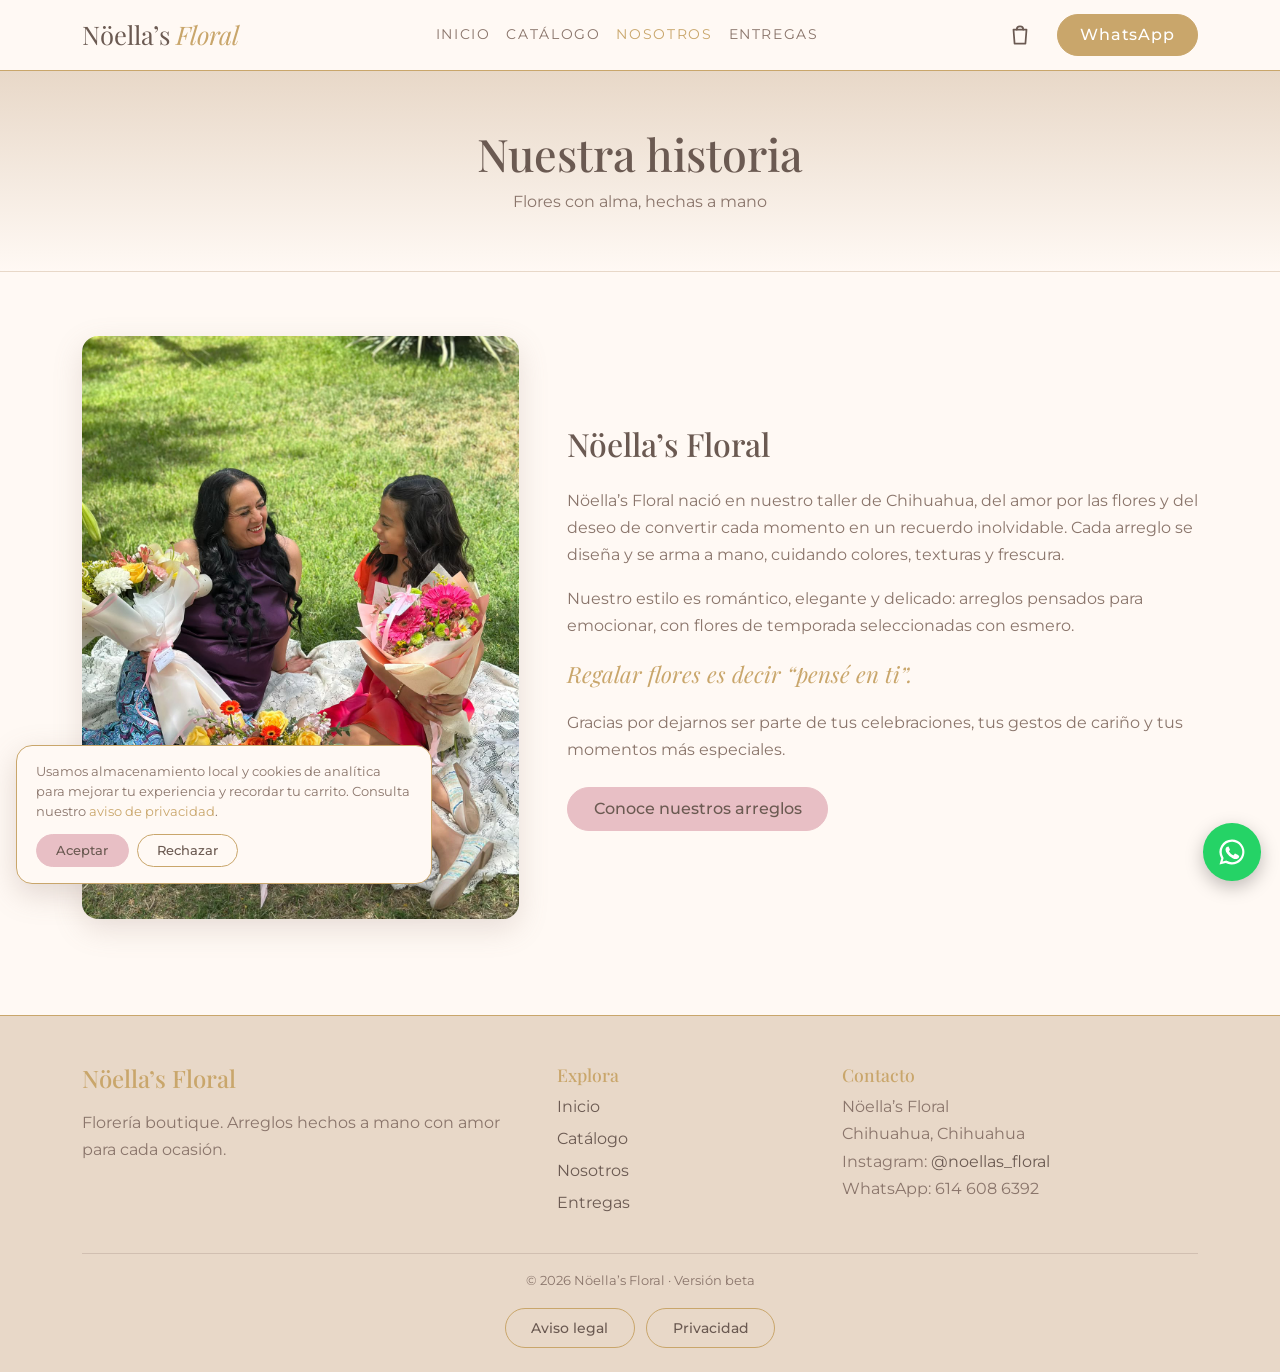
<file: nosotros.html>
<!DOCTYPE html>
<html lang="es">

<head>
  <meta charset="UTF-8">
  <meta name="viewport" content="width=device-width, initial-scale=1">
  <title>Nosotros | Nöella’s Floral</title>
  <meta name="description" content="Nöella’s Floral: florería boutique en Chihuahua con arreglos florales románticos, elegantes y delicados.">
  <link href="https://cdn.jsdelivr.net/npm/bootstrap@5.3.3/dist/css/bootstrap.min.css" rel="stylesheet">
  <link href="https://fonts.googleapis.com/css2?family=Montserrat:wght@300;400;500;600&family=Playfair+Display:ital,wght@0,400;0,500;0,600;1,400&display=swap" rel="stylesheet">
  <link rel="stylesheet" href="assets/css/styles.css">
  <link rel="icon" type="image/jpeg" href="assets/icons/logo.jpeg">
</head>

<body>

  <header>
    <nav class="navbar navbar-expand-lg sticky-top site-nav">
      <div class="container">
        <a class="navbar-brand logo" href="index.html">
          Nöella’s <span>Floral</span>
        </a>
        <button
          type="button"
          class="carrito-link d-inline-flex d-lg-none ms-auto me-2"
          data-bs-toggle="offcanvas"
          data-bs-target="#carrito-panel"
          aria-controls="carrito-panel"
          aria-label="Ver carrito"
        >
          <svg
            viewBox="0 0 24 24"
            width="26"
            height="26"
            fill="none"
            stroke="currentColor"
            stroke-width="1.6"
            stroke-linecap="round"
            stroke-linejoin="round"
            aria-hidden="true"
          >
            <path d="M6 7h12l-1 13H7L6 7z"/>
            <path d="M9 7a3 3 0 0 1 6 0"/>
          </svg>
          <span class="carrito-contador d-none">0</span>
        </button>
        <button
          class="navbar-toggler"
          type="button"
          data-bs-toggle="collapse"
          data-bs-target="#menu"
          aria-controls="menu"
          aria-expanded="false"
          aria-label="Abrir menú"
        >
          <span class="navbar-toggler-icon"></span>
        </button>
        <div class="collapse navbar-collapse" id="menu">
          <ul class="navbar-nav mx-auto mb-2 mb-lg-0">
            <li class="nav-item">
              <a class="nav-link" href="index.html">Inicio</a>
            </li>
            <li class="nav-item">
              <a class="nav-link" href="catalogo.html">Catálogo</a>
            </li>
            <li class="nav-item">
              <a class="nav-link active" href="nosotros.html" aria-current="page">Nosotros</a>
            </li>
            <li class="nav-item">
              <a class="nav-link" href="entregas.html">Entregas</a>
            </li>
          </ul>
          <button
          type="button"
          class="carrito-link d-none d-lg-inline-flex me-3"
          data-bs-toggle="offcanvas"
          data-bs-target="#carrito-panel"
          aria-controls="carrito-panel"
          aria-label="Ver carrito"
        >
          <svg
            viewBox="0 0 24 24"
            width="26"
            height="26"
            fill="none"
            stroke="currentColor"
            stroke-width="1.6"
            stroke-linecap="round"
            stroke-linejoin="round"
            aria-hidden="true"
          >
            <path d="M6 7h12l-1 13H7L6 7z"/>
            <path d="M9 7a3 3 0 0 1 6 0"/>
          </svg>
          <span class="carrito-contador d-none">0</span>
        </button>
          <a
            class="btn btn-wa"
            href="https://wa.me/526146086392?text=Hola%2C%20me%20gustar%C3%ADa%20informaci%C3%B3n%20sobre%20sus%20arreglos%20florales."
            target="_blank"
            rel="noopener"
          >
            WhatsApp
          </a>
        </div>
      </div>
    </nav>
  </header>

  <main>

    <section class="page-head">
      <div class="container">
        <h1>Nuestra historia</h1>
        <p>Flores con alma, hechas a mano</p>
      </div>
    </section>

    <section class="seccion historia">
      <div class="container">
        <div class="row align-items-center g-5">
          <div class="col-md-5">
            <img
              src="assets/img/fondo.jpeg"
              alt="Ramo mixto hecho a mano en nuestro taller"
              loading="lazy"
            >
          </div>
          <div class="col-md-7">
            <h2 class="mb-4">Nöella’s Floral</h2>
            <p>
              Nöella’s Floral nació en nuestro taller de Chihuahua, del amor por las flores y del deseo de convertir cada momento en un recuerdo inolvidable. Cada arreglo se diseña y se arma a mano, cuidando colores, texturas y frescura.
            </p>
            <p>
              Nuestro estilo es romántico, elegante y delicado: arreglos pensados para emocionar, con flores de temporada seleccionadas con esmero.
            </p>
            <p class="frase">Regalar flores es decir “pensé en ti”.</p>
            <p>
              Gracias por dejarnos ser parte de tus celebraciones, tus gestos de cariño y tus momentos más especiales.
            </p>
            <a href="catalogo.html" class="btn btn-rosa mt-2">Conoce nuestros arreglos</a>
          </div>
        </div>
      </div>
    </section>

  </main>

  <footer class="site-footer">
    <div class="container">
      <div class="row g-4">
        <div class="col-md-5">
          <h3 class="h4 mb-3">Nöella’s Floral</h3>
          <p>Florería boutique. Arreglos hechos a mano con amor para cada ocasión.</p>
        </div>
        <div class="col-6 col-md-3">
          <h4>Explora</h4>
          <ul class="list-unstyled mb-0">
            <li><a href="index.html">Inicio</a></li>
            <li><a href="catalogo.html">Catálogo</a></li>
            <li><a href="nosotros.html">Nosotros</a></li>
            <li><a href="entregas.html">Entregas</a></li>
          </ul>
        </div>
        <div class="col-6 col-md-4">
          <h4>Contacto</h4>
          <p class="mb-0">
            Nöella’s Floral
            <br>
            Chihuahua, Chihuahua
            <br>
            Instagram:
            <a href="https://instagram.com/noellas_floral" target="_blank" rel="noopener">@noellas_floral</a>
            <br>
            WhatsApp: 614 608 6392
          </p>
        </div>
      </div>
      <div class="copy">
        © 2026 Nöella’s Floral · Versión beta
        <div class="mt-3">
          <a href="aviso-legal.html" class="btn btn-linea btn-sm me-2">Aviso legal</a>
          <a href="privacidad.html" class="btn btn-linea btn-sm">Privacidad</a>
        </div>
      </div>
    </div>
  </footer>

  <div
    class="offcanvas offcanvas-end"
    tabindex="-1"
    id="carrito-panel"
    aria-labelledby="carrito-titulo"
  >
    <div class="offcanvas-header">
      <h2 class="offcanvas-title h4" id="carrito-titulo">Tu carrito</h2>
      <button
        type="button"
        class="btn-close"
        data-bs-dismiss="offcanvas"
        aria-label="Cerrar"
      ></button>
    </div>
    <div class="offcanvas-body" id="carrito-vista"></div>
  </div>

  <a
    class="wa-float"
    href="https://wa.me/526146086392?text=Hola%2C%20me%20gustar%C3%ADa%20informaci%C3%B3n%20sobre%20sus%20arreglos%20florales."
    target="_blank"
    rel="noopener"
    aria-label="Escríbenos por WhatsApp"
  >
    <svg viewBox="0 0 24 24" width="30" height="30" fill="currentColor" aria-hidden="true">
      <path d="M12 2a10 10 0 0 0-8.6 15.1L2 22l5-1.3A10 10 0 1 0 12 2zm0 18.2a8.2 8.2 0 0 1-4.2-1.2l-.3-.2-3 .8.8-2.9-.2-.3A8.2 8.2 0 1 1 12 20.2zm4.5-6.1c-.2-.1-1.5-.7-1.7-.8s-.4-.1-.6.1-.7.8-.8 1-.3.2-.5.1a6.7 6.7 0 0 1-3.3-2.9c-.2-.4.2-.4.7-1.3.1-.2 0-.3 0-.4l-.8-1.8c-.2-.5-.4-.4-.6-.4h-.5a1 1 0 0 0-.7.3 3 3 0 0 0-.9 2.2 5.2 5.2 0 0 0 1.1 2.8 11.9 11.9 0 0 0 4.6 4c1.7.7 2.4.8 3.2.6a2.7 2.7 0 0 0 1.8-1.3 2.2 2.2 0 0 0 .2-1.3c-.1-.1-.3-.2-.5-.3z"/>
    </svg>
  </a>

  <script src="https://cdn.jsdelivr.net/npm/bootstrap@5.3.3/dist/js/bootstrap.bundle.min.js"></script>
  <script src="assets/js/main.js"></script>
  <script src="assets/js/cookies.js"></script>

</body>

</html>
</file>
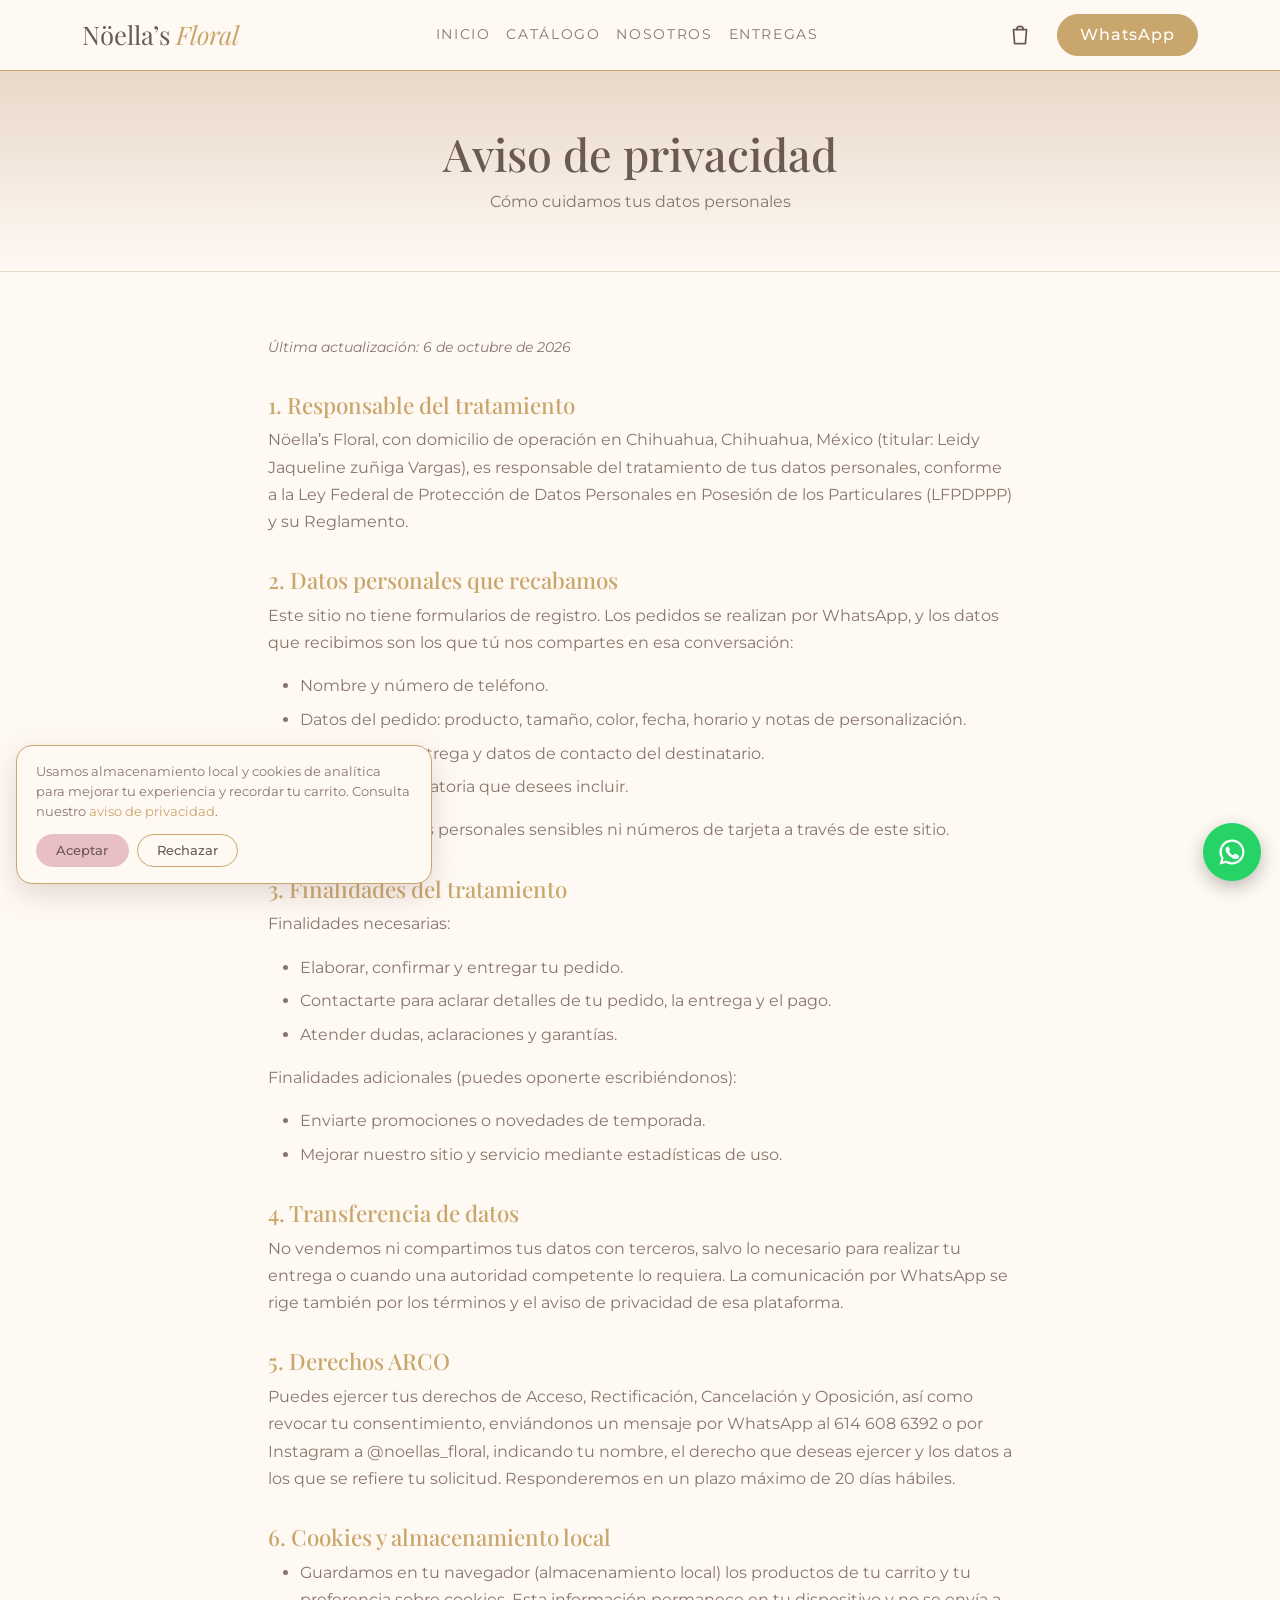
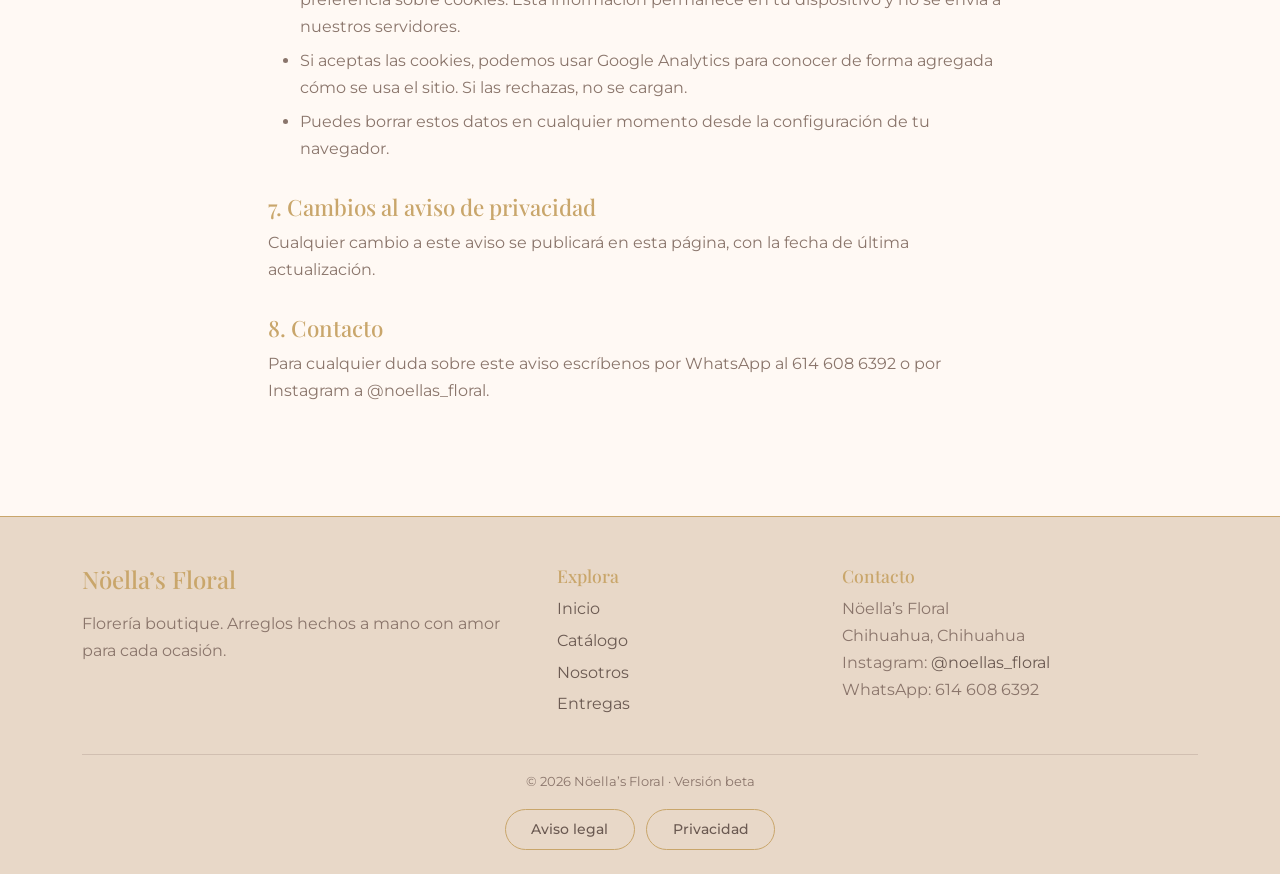
<file: privacidad.html>
<!DOCTYPE html>
<html lang="es">

<head>
  <meta charset="UTF-8">
  <meta name="viewport" content="width=device-width, initial-scale=1">
  <title>Aviso de Privacidad | Nöella’s Floral</title>
  <meta name="description" content="Aviso de privacidad de Nöella’s Floral: datos personales, finalidades y derechos ARCO.">
  <link href="https://cdn.jsdelivr.net/npm/bootstrap@5.3.3/dist/css/bootstrap.min.css" rel="stylesheet">
  <link href="https://fonts.googleapis.com/css2?family=Montserrat:wght@300;400;500;600&family=Playfair+Display:ital,wght@0,400;0,500;0,600;1,400&display=swap" rel="stylesheet">
  <link rel="stylesheet" href="assets/css/styles.css">
  <link rel="icon" type="image/jpeg" href="assets/icons/logo.jpeg">
  <style>
    .legal { max-width: 48rem; margin: 0 auto; }
    .legal h2 { margin-top: 2rem; font-size: 1.4rem; color: #C9A66B; }
    .legal li { margin-bottom: .4rem; }
    .legal .actualizado { font-size: .85rem; font-style: italic; }
  </style>
</head>

<body>

  <header>
    <nav class="navbar navbar-expand-lg sticky-top site-nav">
      <div class="container">
        <a class="navbar-brand logo" href="index.html">
          Nöella’s <span>Floral</span>
        </a>
        <button
          type="button"
          class="carrito-link d-inline-flex d-lg-none ms-auto me-2"
          data-bs-toggle="offcanvas"
          data-bs-target="#carrito-panel"
          aria-controls="carrito-panel"
          aria-label="Ver carrito"
        >
          <svg
            viewBox="0 0 24 24"
            width="26"
            height="26"
            fill="none"
            stroke="currentColor"
            stroke-width="1.6"
            stroke-linecap="round"
            stroke-linejoin="round"
            aria-hidden="true"
          >
            <path d="M6 7h12l-1 13H7L6 7z"/>
            <path d="M9 7a3 3 0 0 1 6 0"/>
          </svg>
          <span class="carrito-contador d-none">0</span>
        </button>
        <button
          class="navbar-toggler"
          type="button"
          data-bs-toggle="collapse"
          data-bs-target="#menu"
          aria-controls="menu"
          aria-expanded="false"
          aria-label="Abrir menú"
        >
          <span class="navbar-toggler-icon"></span>
        </button>
        <div class="collapse navbar-collapse" id="menu">
          <ul class="navbar-nav mx-auto mb-2 mb-lg-0">
            <li class="nav-item">
              <a class="nav-link" href="index.html">Inicio</a>
            </li>
            <li class="nav-item">
              <a class="nav-link" href="catalogo.html">Catálogo</a>
            </li>
            <li class="nav-item">
              <a class="nav-link" href="nosotros.html">Nosotros</a>
            </li>
            <li class="nav-item">
              <a class="nav-link" href="entregas.html">Entregas</a>
            </li>
          </ul>
          <button
          type="button"
          class="carrito-link d-none d-lg-inline-flex me-3"
          data-bs-toggle="offcanvas"
          data-bs-target="#carrito-panel"
          aria-controls="carrito-panel"
          aria-label="Ver carrito"
        >
          <svg
            viewBox="0 0 24 24"
            width="26"
            height="26"
            fill="none"
            stroke="currentColor"
            stroke-width="1.6"
            stroke-linecap="round"
            stroke-linejoin="round"
            aria-hidden="true"
          >
            <path d="M6 7h12l-1 13H7L6 7z"/>
            <path d="M9 7a3 3 0 0 1 6 0"/>
          </svg>
          <span class="carrito-contador d-none">0</span>
        </button>
          <a
            class="btn btn-wa"
            href="https://wa.me/526146086392?text=Hola%2C%20me%20gustar%C3%ADa%20informaci%C3%B3n%20sobre%20sus%20arreglos%20florales."
            target="_blank"
            rel="noopener"
          >
            WhatsApp
          </a>
        </div>
      </div>
    </nav>
  </header>

  <main>

    <section class="page-head">
      <div class="container">
        <h1>Aviso de privacidad</h1>
        <p>Cómo cuidamos tus datos personales</p>
      </div>
    </section>

    <section class="seccion">
      <div class="container legal">

        <p class="actualizado">Última actualización: 6 de octubre de 2026</p>

        <h2>1. Responsable del tratamiento</h2>
        <p>
          Nöella’s Floral, con domicilio de operación en Chihuahua, Chihuahua, México (titular: Leidy Jaqueline zuñiga Vargas), es responsable del tratamiento de tus datos personales, conforme a la Ley Federal de Protección de Datos Personales en Posesión de los Particulares (LFPDPPP) y su Reglamento.
        </p>

        <h2>2. Datos personales que recabamos</h2>
        <p>
          Este sitio no tiene formularios de registro. Los pedidos se realizan por WhatsApp, y los datos que recibimos son los que tú nos compartes en esa conversación:
        </p>
        <ul>
          <li>Nombre y número de teléfono.</li>
          <li>Datos del pedido: producto, tamaño, color, fecha, horario y notas de personalización.</li>
          <li>Dirección de entrega y datos de contacto del destinatario.</li>
          <li>Mensaje o dedicatoria que desees incluir.</li>
        </ul>
        <p>No solicitamos datos personales sensibles ni números de tarjeta a través de este sitio.</p>

        <h2>3. Finalidades del tratamiento</h2>
        <p>Finalidades necesarias:</p>
        <ul>
          <li>Elaborar, confirmar y entregar tu pedido.</li>
          <li>Contactarte para aclarar detalles de tu pedido, la entrega y el pago.</li>
          <li>Atender dudas, aclaraciones y garantías.</li>
        </ul>
        <p>Finalidades adicionales (puedes oponerte escribiéndonos):</p>
        <ul>
          <li>Enviarte promociones o novedades de temporada.</li>
          <li>Mejorar nuestro sitio y servicio mediante estadísticas de uso.</li>
        </ul>

        <h2>4. Transferencia de datos</h2>
        <p>
          No vendemos ni compartimos tus datos con terceros, salvo lo necesario para realizar tu entrega o cuando una autoridad competente lo requiera. La comunicación por WhatsApp se rige también por los términos y el aviso de privacidad de esa plataforma.
        </p>

        <h2>5. Derechos ARCO</h2>
        <p>
          Puedes ejercer tus derechos de Acceso, Rectificación, Cancelación y Oposición, así como revocar tu consentimiento, enviándonos un mensaje por WhatsApp al 614 608 6392 o por Instagram a @noellas_floral, indicando tu nombre, el derecho que deseas ejercer y los datos a los que se refiere tu solicitud. Responderemos en un plazo máximo de 20 días hábiles.
        </p>

        <h2>6. Cookies y almacenamiento local</h2>
        <ul>
          <li>Guardamos en tu navegador (almacenamiento local) los productos de tu carrito y tu preferencia sobre cookies. Esta información permanece en tu dispositivo y no se envía a nuestros servidores.</li>
          <li>Si aceptas las cookies, podemos usar Google Analytics para conocer de forma agregada cómo se usa el sitio. Si las rechazas, no se cargan.</li>
          <li>Puedes borrar estos datos en cualquier momento desde la configuración de tu navegador.</li>
        </ul>

        <h2>7. Cambios al aviso de privacidad</h2>
        <p>
          Cualquier cambio a este aviso se publicará en esta página, con la fecha de última actualización.
        </p>

        <h2>8. Contacto</h2>
        <p>
          Para cualquier duda sobre este aviso escríbenos por WhatsApp al 614 608 6392 o por Instagram a @noellas_floral.
        </p>

      </div>
    </section>

  </main>

  <footer class="site-footer">
    <div class="container">
      <div class="row g-4">
        <div class="col-md-5">
          <h3 class="h4 mb-3">Nöella’s Floral</h3>
          <p>Florería boutique. Arreglos hechos a mano con amor para cada ocasión.</p>
        </div>
        <div class="col-6 col-md-3">
          <h4>Explora</h4>
          <ul class="list-unstyled mb-0">
            <li><a href="index.html">Inicio</a></li>
            <li><a href="catalogo.html">Catálogo</a></li>
            <li><a href="nosotros.html">Nosotros</a></li>
            <li><a href="entregas.html">Entregas</a></li>
          </ul>
        </div>
        <div class="col-6 col-md-4">
          <h4>Contacto</h4>
          <p class="mb-0">
            Nöella’s Floral
            <br>
            Chihuahua, Chihuahua
            <br>
            Instagram:
            <a href="https://instagram.com/noellas_floral" target="_blank" rel="noopener">@noellas_floral</a>
            <br>
            WhatsApp: 614 608 6392
          </p>
        </div>
      </div>
      <div class="copy">
        © 2026 Nöella’s Floral · Versión beta
        <div class="mt-3">
          <a href="aviso-legal.html" class="btn btn-linea btn-sm me-2">Aviso legal</a>
          <a href="privacidad.html" class="btn btn-linea btn-sm">Privacidad</a>
        </div>
      </div>
    </div>
  </footer>

  <div
    class="offcanvas offcanvas-end"
    tabindex="-1"
    id="carrito-panel"
    aria-labelledby="carrito-titulo"
  >
    <div class="offcanvas-header">
      <h2 class="offcanvas-title h4" id="carrito-titulo">Tu carrito</h2>
      <button
        type="button"
        class="btn-close"
        data-bs-dismiss="offcanvas"
        aria-label="Cerrar"
      ></button>
    </div>
    <div class="offcanvas-body" id="carrito-vista"></div>
  </div>

  <a
    class="wa-float"
    href="https://wa.me/526146086392?text=Hola%2C%20me%20gustar%C3%ADa%20informaci%C3%B3n%20sobre%20sus%20arreglos%20florales."
    target="_blank"
    rel="noopener"
    aria-label="Escríbenos por WhatsApp"
  >
    <svg viewBox="0 0 24 24" width="30" height="30" fill="currentColor" aria-hidden="true">
      <path d="M12 2a10 10 0 0 0-8.6 15.1L2 22l5-1.3A10 10 0 1 0 12 2zm0 18.2a8.2 8.2 0 0 1-4.2-1.2l-.3-.2-3 .8.8-2.9-.2-.3A8.2 8.2 0 1 1 12 20.2zm4.5-6.1c-.2-.1-1.5-.7-1.7-.8s-.4-.1-.6.1-.7.8-.8 1-.3.2-.5.1a6.7 6.7 0 0 1-3.3-2.9c-.2-.4.2-.4.7-1.3.1-.2 0-.3 0-.4l-.8-1.8c-.2-.5-.4-.4-.6-.4h-.5a1 1 0 0 0-.7.3 3 3 0 0 0-.9 2.2 5.2 5.2 0 0 0 1.1 2.8 11.9 11.9 0 0 0 4.6 4c1.7.7 2.4.8 3.2.6a2.7 2.7 0 0 0 1.8-1.3 2.2 2.2 0 0 0 .2-1.3c-.1-.1-.3-.2-.5-.3z"/>
    </svg>
  </a>

  <script src="https://cdn.jsdelivr.net/npm/bootstrap@5.3.3/dist/js/bootstrap.bundle.min.js"></script>
  <script src="assets/js/main.js"></script>
  <script src="assets/js/cookies.js"></script>

</body>

</html>
</file>
<file: assets/css/styles.css>
:root {
  --marfil: #FFF9F4;
  --rosa: #E8BFC5;
  --rosa-hover: #dfaab2;
  --beige: #E8D8C8;
  --dorado: #C9A66B;
  --taupe: #8A756B;
  --taupe-oscuro: #6b5a52;
  --error: #a4474f;
  --ok: #5b7a58;
  --bs-body-bg: #FFF9F4;
  --bs-body-color: #8A756B;
  --bs-body-font-family: 'Montserrat', sans-serif;
  --bs-link-color: #C9A66B;
  --bs-link-hover-color: #6b5a52;
  
}

html {
  background-color: var(--marfil);
  scroll-behavior: smooth;
}

body {
  background-color: var(--marfil);
  color: var(--taupe);
  font-family: 'Montserrat', sans-serif;
  font-weight: 400;
  line-height: 1.7;
}

h1,
h2,
h3,
h4,
h5,
h6 {
  font-family: 'Playfair Display', serif;
  color: var(--taupe-oscuro);
  font-weight: 500;
}

a {
  color: var(--dorado);
  text-decoration: none;
}

a:hover {
  color: var(--taupe-oscuro);
}

img {
  max-width: 100%;
}

/* ---------- Navbar ---------- */

.site-nav {
  background-color: var(--marfil);
  border-bottom: 1px solid var(--dorado);
}

.logo {
  font-family: 'Playfair Display', serif;
  font-size: 1.6rem;
  color: var(--taupe-oscuro);
}

.logo:hover {
  color: var(--taupe-oscuro);
}

.logo span {
  color: var(--dorado);
  font-style: italic;
}

.site-nav .nav-link {
  color: var(--taupe);
  font-size: .85rem;
  letter-spacing: .12em;
  text-transform: uppercase;
  padding: .5rem 1rem;
}

.site-nav .nav-link:hover,
.site-nav .nav-link.active {
  color: var(--dorado);
}

.navbar-toggler {
  border-color: var(--dorado);
}

.navbar-toggler:focus {
  box-shadow: 0 0 0 .2rem rgba(201, 166, 107, .35);
}

.btn-wa {
  background-color: var(--dorado);
  border: 1px solid var(--dorado);
  color: #fff;
  border-radius: 50rem;
  padding: .5rem 1.4rem;
  font-weight: 500;
  letter-spacing: .05em;
}

.btn-wa:hover {
  background-color: var(--taupe);
  border-color: var(--taupe);
  color: #fff;
}

.carrito-link {
  position: relative;
  display: inline-flex;
  align-items: center;
  justify-content: center;
  width: 2.6rem;
  height: 2.6rem;
  padding: 0;
  border: 0;
  background: none;
  color: var(--taupe-oscuro);
}

.carrito-link:hover {
  color: var(--dorado);
}

.carrito-contador {
  position: absolute;
  top: 0;
  right: 0;
  min-width: 1.2rem;
  height: 1.2rem;
  padding: 0 .3rem;
  border-radius: 50rem;
  background-color: var(--dorado);
  color: #fff;
  font-size: .7rem;
  font-weight: 600;
  line-height: 1.2rem;
  text-align: center;
}

/* ---------- Botones ---------- */

.btn-rosa {
  background-color: var(--rosa);
  border: 1px solid var(--rosa);
  color: var(--taupe-oscuro);
  border-radius: 50rem;
  padding: .55rem 1.6rem;
  font-weight: 500;
}

.btn-rosa:hover,
.btn-rosa:focus {
  background-color: var(--rosa-hover);
  border-color: var(--rosa-hover);
  color: var(--taupe-oscuro);
}

.btn-linea {
  background-color: transparent;
  border: 1px solid var(--dorado);
  color: var(--taupe-oscuro);
  border-radius: 50rem;
  padding: .55rem 1.6rem;
  font-weight: 500;
}

.btn-linea:hover,
.btn-linea:focus {
  background-color: var(--dorado);
  border-color: var(--dorado);
  color: #fff;
}

/* ---------- Hero y secciones ---------- */

.hero {
  display: flex;
  align-items: center;
  min-height: 75vh;
  padding: 5rem 0;
  background-color: var(--taupe);
  background-size: cover;
  background-position: center;
  color: #fff;
  text-align: center;
}

.hero h1 {
  color: #fff;
  font-size: clamp(2.2rem, 6vw, 3.8rem);
  margin-bottom: 1rem;
}

.hero .lead {
  margin-bottom: 2rem;
}

.hero .btn-linea {
  color: #fff;
  border-color: #fff;
}

.hero .btn-linea:hover {
  background-color: #fff;
  color: var(--taupe-oscuro);
}

.page-head {
  background: linear-gradient(var(--beige), var(--marfil));
  border-bottom: 1px solid var(--beige);
  padding: 3.5rem 0;
  text-align: center;
}

.page-head h1 {
  font-size: clamp(1.9rem, 5vw, 2.8rem);
  margin-bottom: .5rem;
}

.page-head p {
  margin-bottom: 0;
}

.seccion {
  padding: 4rem 0;
}

.titulo {
  text-align: center;
  margin-bottom: 2rem;
}

.titulo h2::after {
  content: '';
  display: block;
  width: 60px;
  height: 2px;
  margin: .8rem auto 0;
  background-color: var(--dorado);
}

.esencia {
  max-width: 42rem;
  margin: 0 auto;
  text-align: center;
}

.historia img {
  width: 100%;
  border-radius: 1rem;
  box-shadow: 0 10px 30px rgba(138, 117, 107, .2);
}

.frase {
  font-family: 'Playfair Display', serif;
  font-style: italic;
  font-size: 1.4rem;
  color: var(--dorado);
}

.dato {
  background-color: var(--beige);
  border-radius: 1rem;
  padding: 1.6rem 1rem;
  height: 100%;
  text-align: center;
}

.dato i {
  font-family: 'Playfair Display', serif;
  font-style: normal;
  font-size: 1.7rem;
  color: var(--dorado);
}

.aviso,
.nota-catalogo {
  background-color: var(--beige);
  border-left: 4px solid var(--dorado);
  border-radius: .5rem;
  padding: 1rem 1.3rem;
}

.nota-catalogo {
  margin-bottom: 2rem;
}

.politicas {
  max-width: 48rem;
  margin-left: auto;
  margin-right: auto;
}

.politicas h2 {
  font-size: 1.5rem;
  color: var(--dorado);
}

.politicas li {
  margin-bottom: .4rem;
}

/* ---------- Catálogo ---------- */

.indice-categorias {
  display: flex;
  flex-wrap: wrap;
  justify-content: center;
  gap: .6rem;
  margin-bottom: 3rem;
}

.indice-categorias a {
  border: 1px solid var(--dorado);
  background-color: var(--marfil);
  border-radius: 50rem;
  padding: .35rem 1rem;
  font-size: .85rem;
  color: var(--taupe-oscuro);
}

.indice-categorias a:hover {
  background-color: var(--dorado);
  color: #fff;
}

.categoria {
  margin-bottom: 3.5rem;
  scroll-margin-top: 90px;
}

.categoria > h2 {
  color: var(--dorado);
  margin-bottom: 1.5rem;
  padding-bottom: .5rem;
  border-bottom: 1px solid var(--dorado);
}

.tarjeta {
  display: flex;
  flex-direction: column;
  height: 100%;
  background-color: var(--beige);
  border: 1px solid rgba(201, 166, 107, .45);
  border-radius: 1rem;
  overflow: hidden;
  box-shadow: 0 6px 20px rgba(138, 117, 107, .15);
}

.tarjeta img {
  width: 100%;
  aspect-ratio: 4 / 3;
  object-fit: cover;
}

.tarjeta-cuerpo {
  display: flex;
  flex-direction: column;
  flex-grow: 1;
  padding: 1.3rem;
}

.tarjeta-cuerpo h3 {
  font-size: 1.35rem;
}

.tarjeta-cuerpo > p {
  font-size: .92rem;
  margin-bottom: .6rem;
}

.nota-tarjeta {
  font-style: italic;
  font-size: .82rem !important;
}

.pedido {
  margin-top: auto;
  padding-top: 1rem;
  border-top: 1px dashed var(--dorado);
}

.pedido .form-label {
  margin: .6rem 0 .2rem;
  font-size: .75rem;
  font-weight: 600;
  letter-spacing: .06em;
  text-transform: uppercase;
  color: var(--taupe-oscuro);
}

.pedido .form-control,
.pedido .form-select {
  background-color: var(--marfil);
  border: 1px solid var(--dorado);
  color: var(--taupe-oscuro);
  font-size: .9rem;
}

.pedido .form-control:focus,
.pedido .form-select:focus,
.pedido .form-check-input:focus {
  border-color: var(--dorado);
  box-shadow: 0 0 0 .2rem rgba(201, 166, 107, .3);
}

.pedido .form-check-input {
  border-color: var(--dorado);
}

.pedido .form-check-input:checked {
  background-color: var(--dorado);
  border-color: var(--dorado);
}

.pedido input.flatpickr-input[readonly] {
  background-color: var(--marfil);
  cursor: pointer;
}

.form-error {
  margin-top: .7rem;
  color: var(--error);
  font-size: .82rem;
}

.form-ok {
  margin-top: .7rem;
  color: var(--ok);
  font-size: .85rem;
  font-weight: 500;
}

.acciones {
  display: grid;
  gap: .5rem;
  margin-top: 1rem;
}

.extras {
  max-width: 32rem;
  background-color: var(--beige);
  border-radius: 1rem;
  padding: .8rem 1.2rem;
}

.tallas {
  list-style: none;
  padding: 0;
  margin: 0;
}

.tallas li {
  display: flex;
  justify-content: space-between;
  gap: 1rem;
  padding: .4rem 0;
  border-bottom: 1px solid rgba(138, 117, 107, .25);
  font-size: .9rem;
}

.precio {
  color: var(--taupe-oscuro);
  font-weight: 600;
  white-space: nowrap;
}

/* ---------- Calendario (flatpickr) ---------- */

.flatpickr-calendar {
  background-color: var(--marfil);
  border: 1px solid var(--dorado);
  box-shadow: 0 10px 30px rgba(138, 117, 107, .25);
  font-family: 'Montserrat', sans-serif;
}

.flatpickr-calendar .flatpickr-months .flatpickr-month,
.flatpickr-calendar .flatpickr-current-month .flatpickr-monthDropdown-months,
.flatpickr-calendar span.flatpickr-weekday {
  background-color: var(--marfil);
  color: var(--taupe-oscuro);
}

.flatpickr-calendar .flatpickr-day {
  color: var(--taupe-oscuro);
}

.flatpickr-calendar .flatpickr-day:hover {
  background-color: var(--beige);
  border-color: var(--beige);
}

.flatpickr-calendar .flatpickr-day.today {
  border-color: var(--dorado);
}

.flatpickr-calendar .flatpickr-day.selected,
.flatpickr-calendar .flatpickr-day.selected:hover {
  background-color: var(--dorado);
  border-color: var(--dorado);
  color: #fff;
}

.flatpickr-calendar .flatpickr-day.flatpickr-disabled,
.flatpickr-calendar .flatpickr-day.flatpickr-disabled:hover,
.flatpickr-calendar .flatpickr-day.prevMonthDay.flatpickr-disabled {
  background-color: transparent;
  color: rgba(138, 117, 107, .35);
  text-decoration: line-through;
  cursor: not-allowed;
}

/* ---------- Carrito (panel lateral) ---------- */

#carrito-panel {
  --bs-offcanvas-width: 440px;
  max-width: 100vw;
  background-color: var(--marfil);
  color: var(--taupe);
}

#carrito-panel .offcanvas-header {
  border-bottom: 1px solid var(--dorado);
}

#carrito-panel .offcanvas-title {
  color: var(--dorado);
}

.carrito-item {
  display: flex;
  flex-wrap: wrap;
  gap: .9rem;
  background-color: var(--beige);
  border: 1px solid transparent;
  border-radius: 1rem;
  padding: .9rem;
  margin-bottom: .9rem;
}

.carrito-item.item-invalido {
  border-color: var(--error);
}

.carrito-item img {
  width: 72px;
  height: 72px;
  object-fit: cover;
  border-radius: .6rem;
}

.carrito-info {
  flex: 1 1 150px;
}

.carrito-info h3 {
  font-size: 1.1rem;
  margin-bottom: .3rem;
}

.carrito-detalle {
  list-style: none;
  padding: 0;
  margin: 0;
  font-size: .82rem;
  line-height: 1.5;
}

.carrito-controles {
  display: flex;
  align-items: center;
  justify-content: space-between;
  width: 100%;
}

.cantidad {
  display: inline-flex;
  align-items: center;
  gap: .6rem;
  background-color: var(--marfil);
  border: 1px solid var(--dorado);
  border-radius: 50rem;
  padding: .1rem .5rem;
}

.cantidad button {
  border: 0;
  background: none;
  color: var(--taupe-oscuro);
  font-size: 1.2rem;
  line-height: 1;
  padding: .2rem .4rem;
}

.cantidad button:hover {
  color: var(--dorado);
}

.carrito-resumen {
  background-color: var(--marfil);
  border: 1px solid var(--dorado);
  border-radius: 1rem;
  padding: 1.2rem;
  margin-top: 1rem;
}

.carrito-vacio {
  text-align: center;
  padding: 3rem 1rem;
}

/* ---------- Footer y botón flotante ---------- */

.site-footer {
  background-color: var(--beige);
  border-top: 1px solid var(--dorado);
  padding: 3rem 0 1.5rem;
  margin-top: 2rem;
}

.site-footer h3,
.site-footer h4 {
  color: var(--dorado);
}

.site-footer h4 {
  font-size: 1.1rem;
}

.site-footer ul li {
  margin-bottom: .3rem;
}

.site-footer a {
  color: var(--taupe-oscuro);
}

.site-footer a:hover {
  color: var(--dorado);
}

.site-footer .copy {
  margin-top: 2rem;
  padding-top: 1rem;
  border-top: 1px solid rgba(138, 117, 107, .25);
  text-align: center;
  font-size: .8rem;
}

.wa-float {
  position: fixed;
  right: 1.2rem;
  bottom: 1.2rem;
  z-index: 1030;
  display: flex;
  align-items: center;
  justify-content: center;
  width: 3.6rem;
  height: 3.6rem;
  border-radius: 50%;
  background-color: #25D366;
  color: #fff;
  box-shadow: 0 6px 18px rgba(0, 0, 0, .25);
}

.wa-float:hover {
  color: #fff;
  transform: scale(1.07);
}
.precio-tarjeta { margin: .75rem 0 .5rem; font-size: 1.05rem; color: var(--pink-dark, #D49A9E); }
.precio-tarjeta strong { font-family: 'Playfair Display', serif; font-size: 1.35rem; color: var(--gold, #D4AF37); }
.precio-etiqueta { font-size: .8rem; letter-spacing: .08em; text-transform: uppercase; }
.precio-aviso { font-size: .9rem; font-style: italic; }
.carrito-precio { margin: 0 0 .4rem; }
.carrito-precio strong, .carrito-total { color: var(--pink-dark, #D49A9E); }
</file>
<file: assets/css/envio.css>
/* Usa las variables y componentes de styles.css (paleta oficial) */

.envio-caja {
  max-width: 640px;
}

.envio-bloque {
  background-color: var(--beige);
  border: 1px solid rgba(201, 166, 107, .45);
  border-radius: 1rem;
  padding: 1.3rem;
  margin-bottom: 1.2rem;
  box-shadow: 0 6px 20px rgba(138, 117, 107, .15);
}

.envio-bloque h2 {
  font-size: 1.35rem;
  color: var(--taupe-oscuro);
  margin: 0 0 .2rem;
}

.envio-resumen {
  font-size: .85rem;
  margin-bottom: .8rem;
  padding-bottom: .8rem;
  border-bottom: 1px dashed var(--dorado);
}

.envio-bloque .form-label {
  margin: .6rem 0 .2rem;
  font-size: .75rem;
  font-weight: 600;
  letter-spacing: .06em;
  text-transform: uppercase;
  color: var(--taupe-oscuro);
}

.envio-bloque .form-control {
  background-color: var(--marfil);
  border: 1px solid var(--dorado);
  color: var(--taupe-oscuro);
  font-size: .9rem;
}

.envio-bloque .form-control:focus,
.envio-bloque .form-check-input:focus {
  border-color: var(--dorado);
  box-shadow: 0 0 0 .2rem rgba(201, 166, 107, .3);
}

.envio-bloque .form-check-input {
  border-color: var(--dorado);
}

.envio-bloque .form-check-input:checked {
  background-color: var(--dorado);
  border-color: var(--dorado);
}

.envio-error {
  background-color: var(--marfil);
  border: 1px solid var(--error);
  border-radius: .6rem;
  color: var(--error);
  font-size: .85rem;
  padding: .75rem 1rem;
  margin-bottom: 1rem;
}

.envio-acciones {
  display: grid;
  gap: .5rem;
  margin-top: 1.25rem;
}

.envio-nota {
  margin-top: 1.5rem;
  font-size: .75rem;
  text-align: center;
  text-transform: uppercase;
  letter-spacing: .06em;
}

.envio-vacio {
  text-align: center;
  padding: 3rem 1rem;
}
</file>
